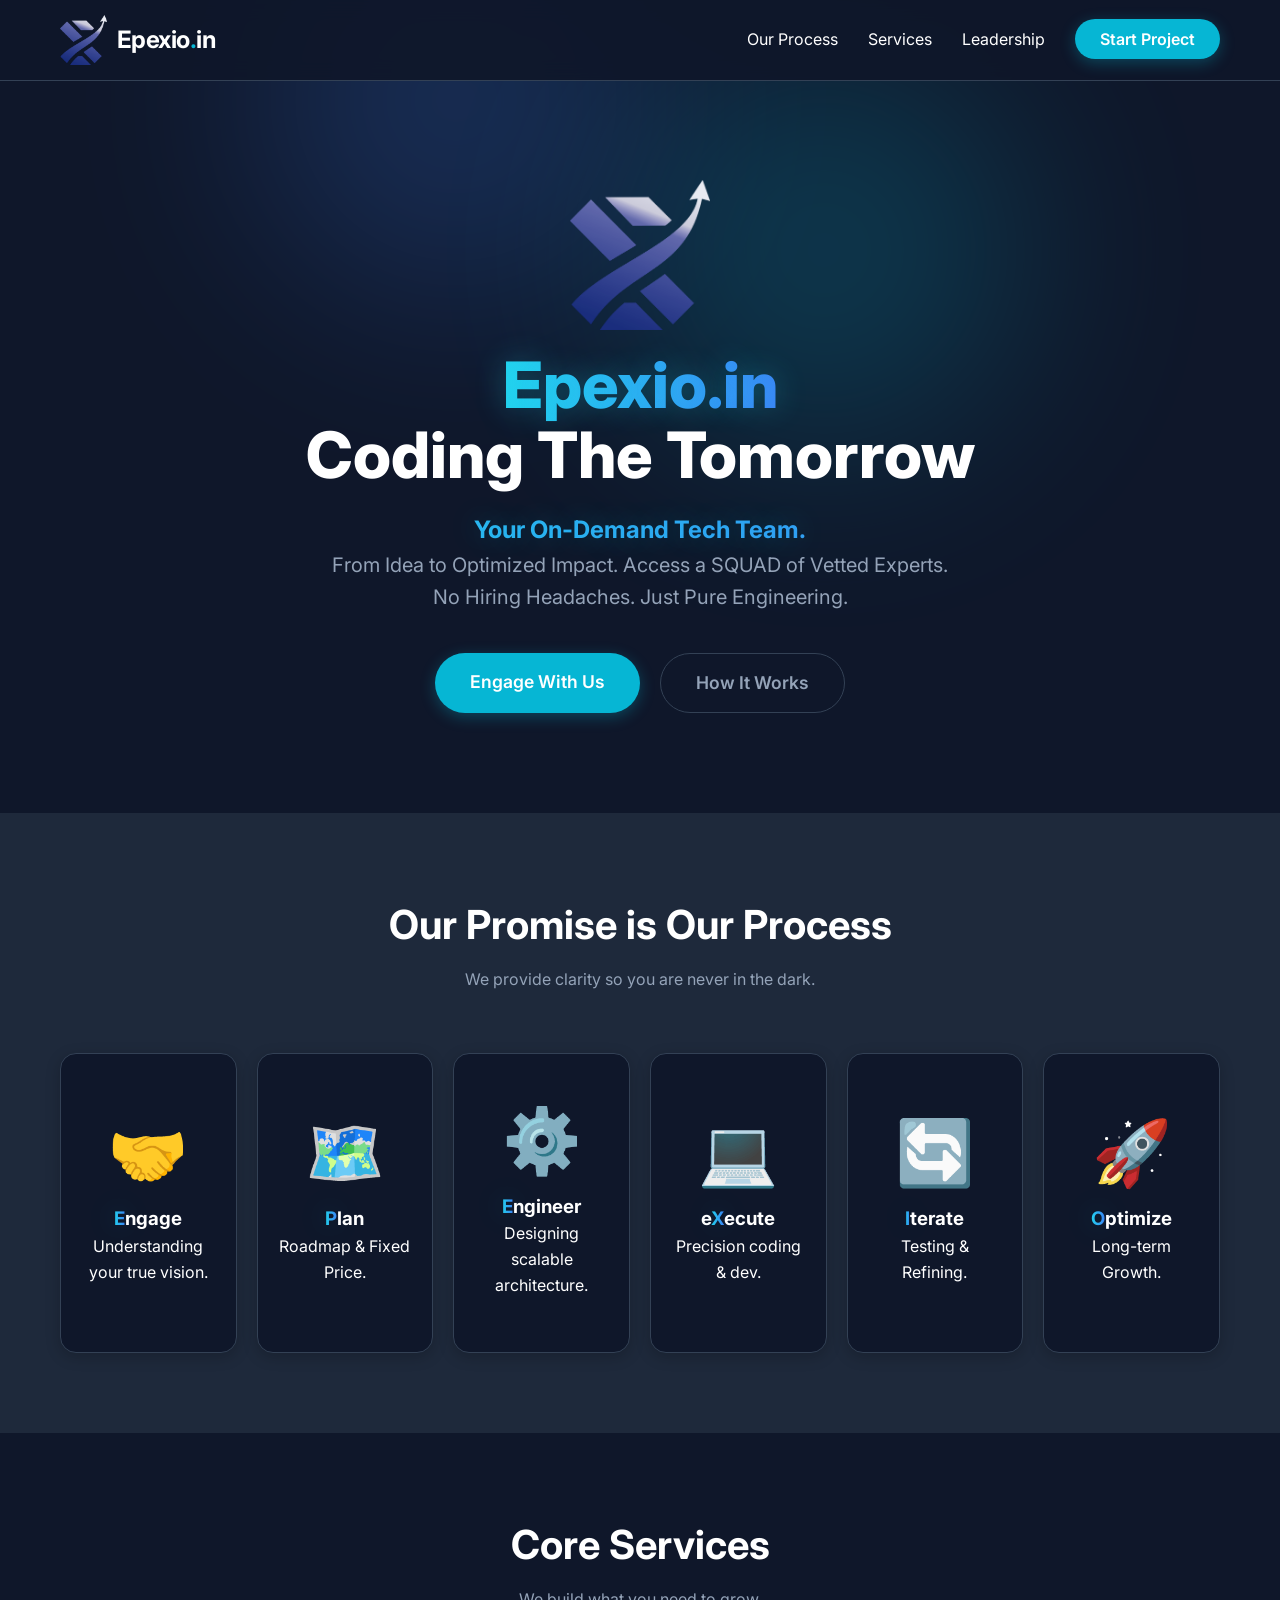
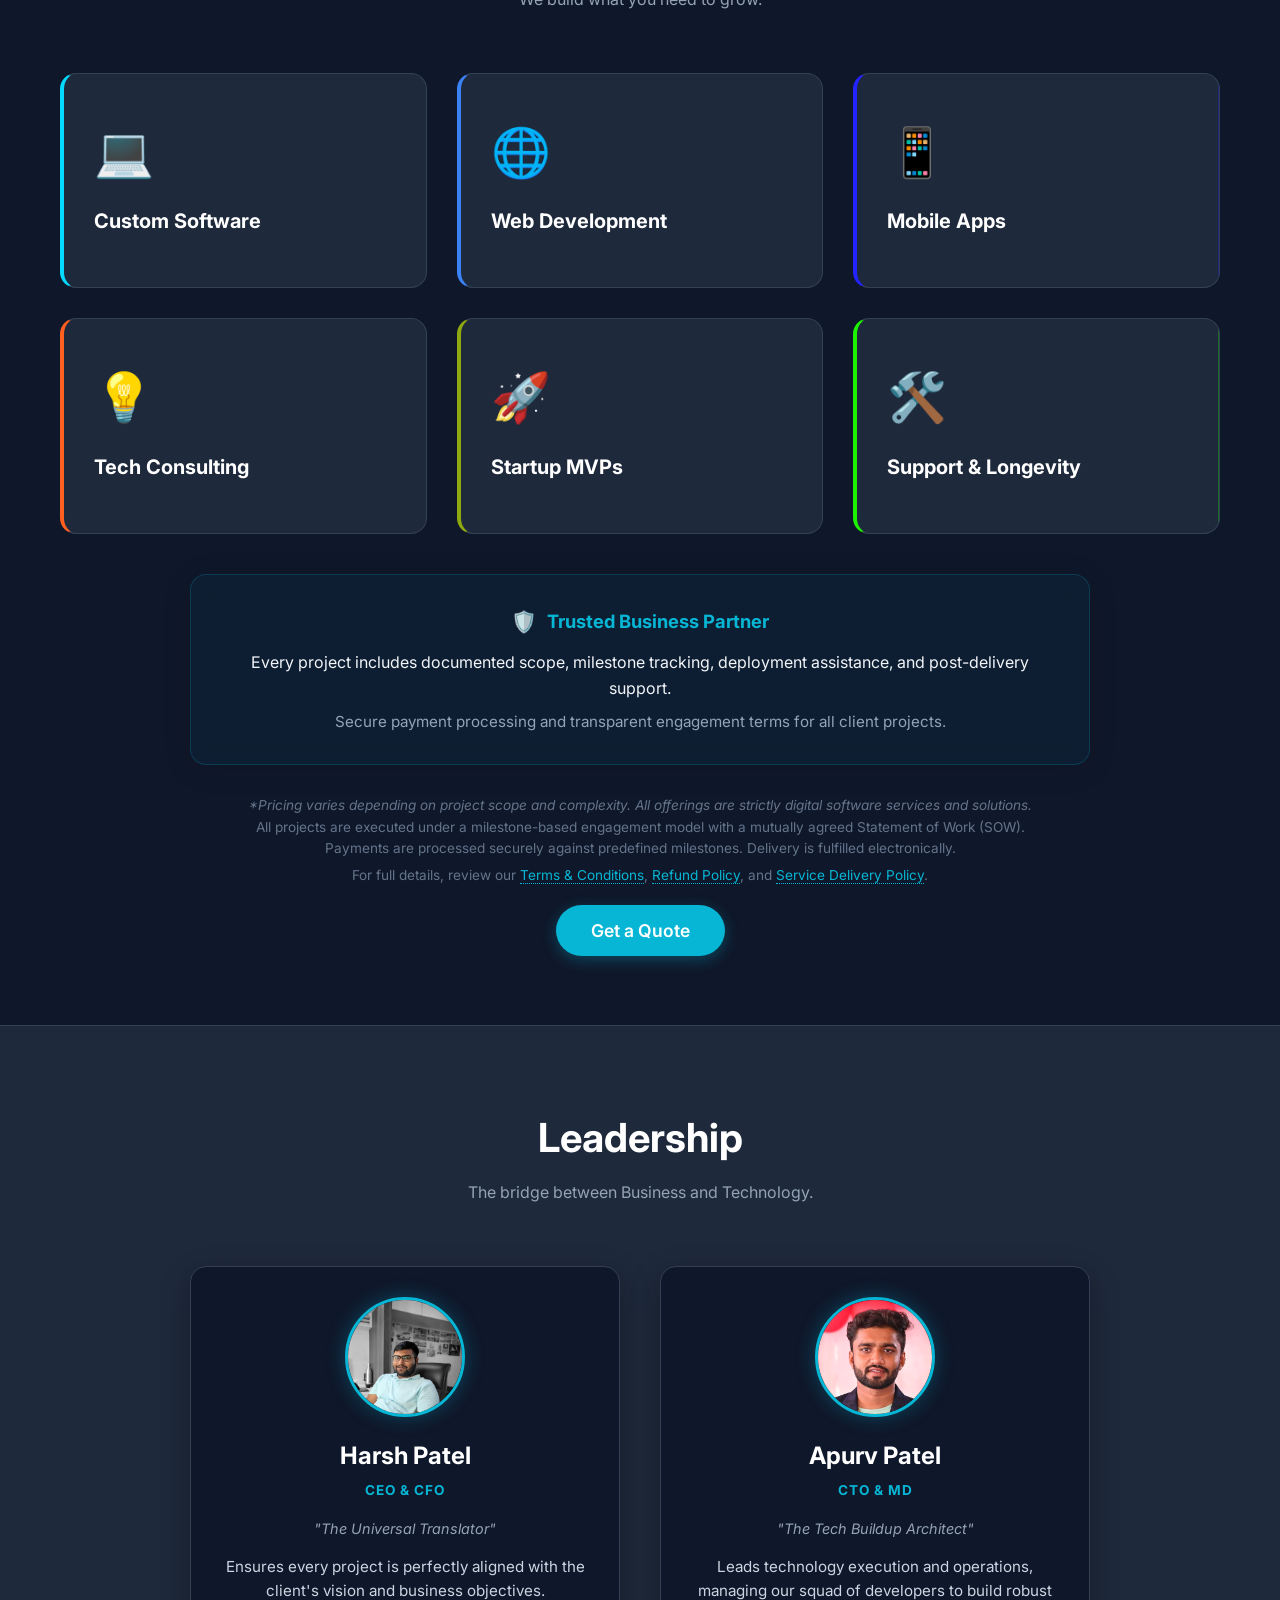
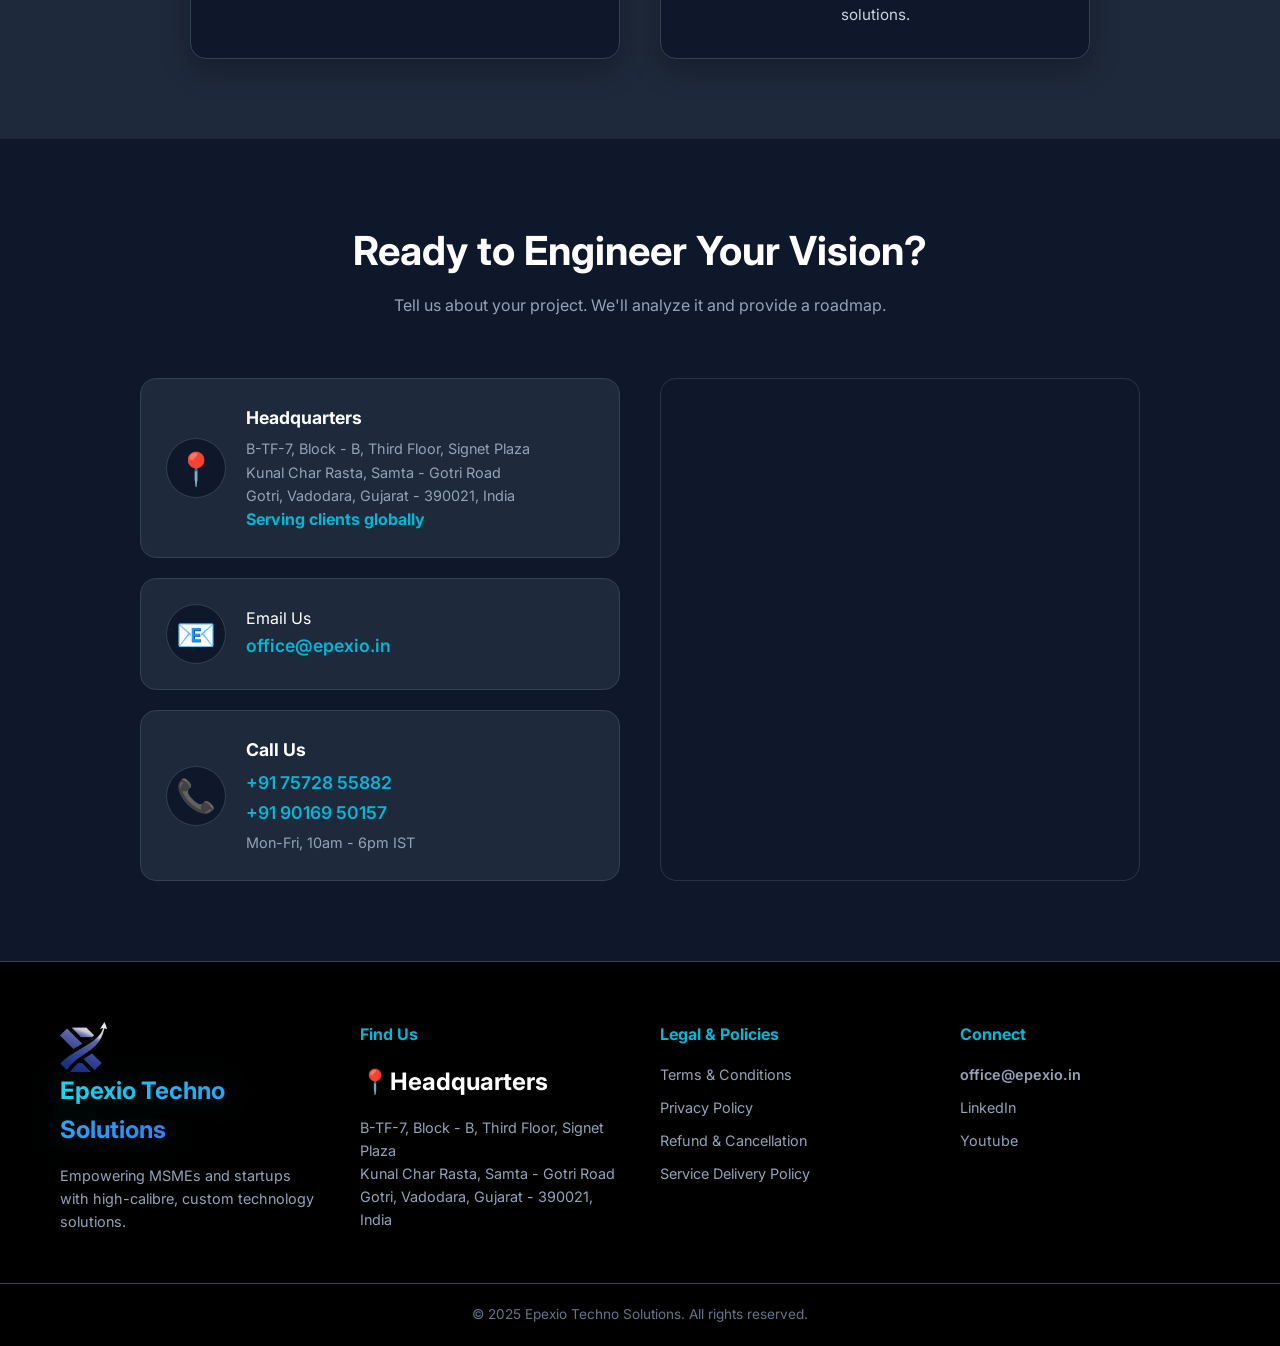
<file: index.html>
<!DOCTYPE html>
<html lang="en">

<head>
  <meta charset="UTF-8" />
  <meta name="viewport" content="width=device-width, initial-scale=1.0" />
  <title>Custom Software & Web Development | Epexio Techno Solutions</title>
  <meta name="description"
    content="Epexio Techno Solutions offers high-quality custom software, web development, and mobile app services for MSMEs and startups. Get your fixed-price quote today." />

  <!-- Canonical -->
  <link rel="canonical" href="https://epexio.in/" />

  <!-- Open Graph / Social -->
  <meta property="og:type" content="website" />
  <meta property="og:url" content="https://epexio.in/" />
  <meta property="og:title" content="Custom Software & Web Development | Epexio Techno Solutions" />
  <meta property="og:description"
    content="Epexio Techno Solutions offers high-quality custom software, web development, and mobile app services for MSMEs and startups." />
  <meta property="og:image" content="https://epexio.in/Image/logo.png" />
  <link rel="icon" type="image/png" href="Image/logo.png" />
  <link rel="stylesheet" href="style.css" />
  <link href="https://fonts.googleapis.com/css2?family=Inter:wght@300;400;600;700&display=swap" rel="stylesheet" />
</head>

<body>
  <nav class="navbar">
    <div class="container nav-container">
      <div class="logo">
        <img src="Image/logo.png" alt="Epexio Logo" style="height: 50px; width: auto" />
        <span class="logo-text">Epexio<span class="accent">.</span><span class="logo-text">in</span></span>
      </div>
      <ul class="nav-links">
        <li><a href="#process">Our Process</a></li>
        <li><a href="#services">Services</a></li>
        <li><a href="#leadership">Leadership</a></li>
        <!-- <li><a href="Quick_Tools/" class="btn-primary">Quick Tools</a></li> -->
        <li><a href="quote.html" class="btn-primary">Start Project</a></li>
      </ul>
      <div class="hamburger">☰</div>
    </div>
  </nav>

  <section class="hero">
    <div class="background-glow glow-1"></div>
    <div class="background-glow glow-2"></div>
    <div class="logo" style="justify-content: center; margin-bottom: 20px">
      <img src="Image/logo.png" alt="Epexio Logo" style="height: 150px; width: auto" />
    </div>
    <div class="container hero-content">
      <h1>
        <span class="neon-text">Epexio.in</span><br />
        Coding The Tomorrow <br />
      </h1>
      <h2 class="neon-text">Your On-Demand Tech Team.</h2>
      <p class="hero-sub">
        From Idea to Optimized Impact. Access a SQUAD of Vetted Experts.
        <br />
        No Hiring Headaches. Just Pure Engineering.
      </p>
      <div class="hero-buttons">
        <a href="#contact" class="btn-primary btn-large">Engage With Us</a>
        <a href="#process" class="btn-secondary btn-large">How It Works</a>
      </div>
    </div>
  </section>

  <section id="process" class="section-padding bg-light">
    <div class="container">
      <div class="section-header">
        <h2>Our Promise is Our Process</h2>
        <p>We provide clarity so you are never in the dark.</p>
      </div>

      <div class="process-grid">
        <div class="flip-card">
          <div class="flip-card-inner">
            <div class="flip-card-front card">
              <div class="icon">🤝</div>
              <h3><span class="neon-text">E</span>ngage</h3>
              <p>Understanding your true vision.</p>
            </div>
            <div class="flip-card-back card">
              <h3>The Foundation</h3>
              <p>
                We dive deep into your business goals, target audience, and
                pain points to ensure our tech aligns perfectly with your
                strategy.
              </p>
            </div>
          </div>
        </div>

        <div class="flip-card">
          <div class="flip-card-inner">
            <div class="flip-card-front card">
              <div class="icon">🗺️</div>
              <h3><span class="neon-text">P</span>lan</h3>
              <p>Roadmap & Fixed Price.</p>
            </div>
            <div class="flip-card-back card">
              <h3>No Surprises</h3>
              <p>
                We deliver a detailed project roadmap, a strict timeline, and
                a guaranteed fixed-price quote. What we quote is what you pay.
              </p>
            </div>
          </div>
        </div>

        <div class="flip-card">
          <div class="flip-card-inner">
            <div class="flip-card-front card">
              <div class="icon">⚙️</div>
              <h3><span class="neon-text">E</span>ngineer</h3>
              <p>Designing scalable architecture.</p>
            </div>
            <div class="flip-card-back card">
              <h3>Built to Scale</h3>
              <p>
                Our architects design a secure, efficient database and system
                structure that can handle your growth from day one.
              </p>
            </div>
          </div>
        </div>

        <div class="flip-card">
          <div class="flip-card-inner">
            <div class="flip-card-front card">
              <div class="icon">💻</div>
              <h3>e<span class="neon-text">X</span>ecute</h3>
              <p>Precision coding & dev.</p>
            </div>
            <div class="flip-card-back card">
              <h3>Agile Squads</h3>
              <p>
                Your dedicated squad builds the solution using clean, modern
                code standards, with regular updates so you are never in the
                dark.
              </p>
            </div>
          </div>
        </div>

        <div class="flip-card">
          <div class="flip-card-inner">
            <div class="flip-card-front card">
              <div class="icon">🔄</div>
              <h3><span class="neon-text">I</span>terate</h3>
              <p>Testing & Refining.</p>
            </div>
            <div class="flip-card-back card">
              <h3>Perfectionism</h3>
              <p>
                We rigorously test for bugs, gather your feedback, and refine
                the user experience until the product is seamless.
              </p>
            </div>
          </div>
        </div>

        <div class="flip-card">
          <div class="flip-card-inner">
            <div class="flip-card-front card">
              <div class="icon">🚀</div>
              <h3><span class="neon-text">O</span>ptimize</h3>
              <p>Long-term Growth.</p>
            </div>
            <div class="flip-card-back card">
              <h3>Partner for Life</h3>
              <p>
                Launch is just the start. We provide ongoing support, security
                updates, and feature additions to keep you ahead of the curve.
              </p>
            </div>
          </div>
        </div>
      </div>
    </div>
  </section>

  <section id="services" class="section-padding">
    <div class="container">
      <div class="section-header">
        <h2>Core Services</h2>
        <p>We build what you need to grow.</p>
      </div>
      <div class="services-grid">
        <div class="card service-card" style="--card-color: #04d9ff">
          <div class="service-content">
            <div class="icon">💻</div>
            <h3>Custom Software</h3>
            <p>
              <span style="color: rgba(255,255,255,0.95); font-weight: 700; font-size: 0.85rem; letter-spacing: 0.5px;">Bespoke Portals • Internal Systems • Automation</span><br>
              We build tailored software applications designed specifically to streamline your unique business operations. From complex internal management systems to custom operational tools, our solutions are engineered for maximum scalability, robust security, and seamless integration with your existing workflows.<br><br>
              ✓ Requirement Analysis & Architecture<br>
              ✓ Secure API Integrations<br>
              ✓ QA Testing & UAT<br>
              ✓ Post-Deployment Support<br><br>
              <strong>Timeline:</strong> 4-12 weeks<br>
              <em style="color: rgba(255,255,255,0.8); font-size: 0.8rem; line-height: 1.3; display: block; margin-top: 5px;">Built with scalable architecture and secure deployment standards.</em>
            </p>
            <div class="service-price">Starting from ₹25,000</div>
          </div>
        </div>

        <div class="card service-card" style="--card-color: #3b82f6">
          <div class="service-content">
            <div class="icon">🌐</div>
            <h3>Web Development</h3>
            <p>
              <span style="color: rgba(255,255,255,0.95); font-weight: 700; font-size: 0.85rem; letter-spacing: 0.5px;">Business Websites • Admin Panels • Portals</span><br>
              Establish a powerful digital presence with our high-performance web development services. We create stunning, responsive corporate websites and secure portals that are highly optimized for speed, search engine visibility, and maximizing your business conversions.<br><br>
              ✓ UI/UX Prototyping<br>
              ✓ Frontend & Backend Dev<br>
              ✓ SEO & Performance Tuning<br>
              ✓ SSL & Data Security Setup<br><br>
              <strong>Timeline:</strong> 2-8 weeks<br>
              <em style="color: rgba(255,255,255,0.8); font-size: 0.8rem; line-height: 1.3; display: block; margin-top: 5px;">Optimized for performance, SEO visibility, and business conversions.</em>
            </p>
            <div class="service-price">Starting from ₹15,000</div>
          </div>
        </div>

        <div class="card service-card" style="--card-color: #2323ff">
          <div class="service-content">
            <div class="icon">📱</div>
            <h3>Mobile Apps</h3>
            <p>
              <span style="color: rgba(255,255,255,0.95); font-weight: 700; font-size: 0.85rem; letter-spacing: 0.5px;">Android • iOS • Hybrid Applications</span><br>
              Engage your audience on the go with custom-built mobile applications. Our development team focuses on intuitive user interfaces, fluid animations, and rock-solid backend architectures to deliver mobile experiences that drive user retention and continuous engagement.<br><br>
              ✓ Wireframing & Design<br>
              ✓ Native/Hybrid Dev<br>
              ✓ App Store Deployment<br>
              ✓ Push Notifications & Analytics<br><br>
              <strong>Timeline:</strong> 6-16 weeks<br>
              <em style="color: rgba(255,255,255,0.8); font-size: 0.8rem; line-height: 1.3; display: block; margin-top: 5px;">Designed for scalability, user engagement, and long-term maintainability.</em>
            </p>
            <div class="service-price">Starting from ₹45,000</div>
          </div>
        </div>

        <div class="card service-card" style="--card-color: #ff5f1f">
          <div class="service-content">
            <div class="icon">💡</div>
            <h3>Tech Consulting</h3>
            <p>
              <span style="color: rgba(255,255,255,0.95); font-weight: 700; font-size: 0.85rem; letter-spacing: 0.5px;">Infrastructure • Cost Optimization • Audits</span><br>
              Navigate the complex digital landscape with our strategic IT consulting. We partner with you to conduct in-depth architecture audits, plan cost-effective cloud migrations, and select the perfect technology stacks to ensure your business makes confident, future-proof decisions.<br><br>
              ✓ System Architecture Audits<br>
              ✓ Cloud Migration Strategy<br>
              ✓ Tech Stack Selection<br>
              ✓ Feasibility & Roadmaps<br><br>
              <strong>Engagement:</strong> Hourly or Retainer<br>
              <em style="color: rgba(255,255,255,0.8); font-size: 0.8rem; line-height: 1.3; display: block; margin-top: 5px;">Helping businesses make confident technology decisions.</em>
            </p>
            <div class="service-price">Starting from ₹5,000</div>
          </div>
        </div>

        <div class="card service-card" style="--card-color: #8eaa10">
          <div class="service-content">
            <div class="icon">🚀</div>
            <h3>Startup MVPs</h3>
            <p>
              <span style="color: rgba(255,255,255,0.95); font-weight: 700; font-size: 0.85rem; letter-spacing: 0.5px;">Founder-focused rapid launch solutions</span><br>
              Transform your innovative concepts into reality with our rapid MVP development program. We focus on building the absolute core features necessary to deliver a functional, investor-ready product that allows founders to test their hypotheses quickly.<br><br>
              ✓ Core Feature Prioritization<br>
              ✓ Rapid Prototyping<br>
              ✓ Scalable MVP Architecture<br>
              ✓ Investor-Ready Demos<br><br>
              <strong>Timeline:</strong> 4-8 weeks<br>
              <em style="color: rgba(255,255,255,0.8); font-size: 0.8rem; line-height: 1.3; display: block; margin-top: 5px;">Built to validate ideas quickly while remaining investor-ready.</em>
            </p>
            <div class="service-price">Starting from ₹35,000</div>
          </div>
        </div>

        <div class="card service-card" style="--card-color: #1df301">
          <div class="service-content">
            <div class="icon">🛠️</div>
            <h3>Support & Longevity</h3>
            <p>
              <span style="color: rgba(255,255,255,0.95); font-weight: 700; font-size: 0.85rem; letter-spacing: 0.5px;">Dedicated technical assistance</span><br>
              Ensure your digital assets remain secure and highly performant with our comprehensive support packages. We provide proactive monitoring, immediate bug resolutions, regular version upgrades, and dedicated assistance to guarantee uninterrupted business operations.<br><br>
              ✓ 24/7 Monitoring & Backups<br>
              ✓ Version Upgrades & Patches<br>
              ✓ Bug Fixes & Optimization<br>
              ✓ Dedicated Account Manager<br><br>
              <strong>Engagement:</strong> Monthly SLAs<br>
              <em style="color: rgba(255,255,255,0.8); font-size: 0.8rem; line-height: 1.3; display: block; margin-top: 5px;">Ensuring stability, security, and uninterrupted business operations.</em>
            </p>
            <div class="service-price">Starting from ₹3,000/mo</div>
          </div>
        </div>
      </div>
      
      <div style="background: rgba(6, 182, 212, 0.05); border: 1px solid rgba(6, 182, 212, 0.2); backdrop-filter: blur(10px); border-radius: 16px; padding: 30px; margin: 40px auto 30px auto; max-width: 900px; text-align: center; box-shadow: 0 4px 30px rgba(0, 0, 0, 0.1);">
        <h4 style="color: #06b6d4; font-size: 1.15rem; margin-bottom: 12px; display: flex; align-items: center; justify-content: center; gap: 10px;">
          <span style="font-size: 1.3rem;">🛡️</span> Trusted Business Partner
        </h4>
        <p style="color: #f1f5f9; font-size: 1rem; line-height: 1.6; margin-bottom: 8px;">
          Every project includes documented scope, milestone tracking, deployment assistance, and post-delivery support.
        </p>
        <p style="color: #94a3b8; font-size: 0.95rem;">
          Secure payment processing and transparent engagement terms for all client projects.
        </p>
      </div>

      <div style="text-align: center; margin-top: 20px; font-size: 0.85rem; color: #64748b; line-height: 1.6; max-width: 850px; margin-left: auto; margin-right: auto; padding: 0 15px;">
        <p><em>*Pricing varies depending on project scope and complexity. All offerings are strictly digital software services and solutions.</em></p>
        <p>All projects are executed under a milestone-based engagement model with a mutually agreed Statement of Work (SOW). Payments are processed securely against predefined milestones. Delivery is fulfilled electronically.</p>
        <p style="margin-top: 5px;">For full details, review our <a href="policies.html#terms" style="color: #06b6d4; text-decoration: none; border-bottom: 1px dotted #06b6d4;">Terms & Conditions</a>, <a href="policies.html#refund" style="color: #06b6d4; text-decoration: none; border-bottom: 1px dotted #06b6d4;">Refund Policy</a>, and <a href="policies.html#delivery" style="color: #06b6d4; text-decoration: none; border-bottom: 1px dotted #06b6d4;">Service Delivery Policy</a>.</p>
      </div>

      <div style="text-align: center; margin-top: 30px;">
        <a href="quote.html" class="btn-primary btn-large">Get a Quote</a>
      </div>
    </div>
  </section>

  <section id="leadership" class="section-padding bg-light border-top">
    <div class="container">
      <div class="section-header">
        <h2>Leadership</h2>
        <p>The bridge between Business and Technology.</p>
      </div>
      <div class="leadership-grid">
        <div class="card leader-card">
          <img src="Image/Harsh.jpg" alt="Harsh Patel - CEO & CFO of Epexio" class="leader-photo" />

          <h3>Harsh Patel</h3>
          <span class="role">CEO & CFO</span>
          <p class="leader-title">"The Universal Translator"</p>
          <p class="leader-desc">
            Ensures every project is perfectly aligned with the client's
            vision and business objectives.
          </p>
        </div>

        <div class="card leader-card">
          <img src="Image/Apurv.jpg" alt="Apurv Patel - CTO & MD of Epexio" class="leader-photo" />

          <h3>Apurv Patel</h3>
          <span class="role">CTO & MD</span>
          <p class="leader-title">"The Tech Buildup Architect"</p>
          <p class="leader-desc">
            Leads technology execution and operations, managing our squad of
            developers to build robust solutions.
          </p>
        </div>
      </div>
    </div>
  </section>

  <section id="inquiry" class="section-padding">
    <div class="container">
      <div class="section-header">
        <h2>Ready to Engineer Your Vision?</h2>
        <p>
          Tell us about your project. We'll analyze it and provide a roadmap.
        </p>
      </div>

      <div class="contact-wrapper">
        <div class="contact-grid">
          <div class="contact-details">
            <div class="contact-card">
              <div class="contact-icon">📍</div>
              <div class="contact-text">
                <h3>Headquarters</h3>
                <p> B-TF-7, Block - B, Third Floor, Signet Plaza<br />
                  Kunal Char Rasta, Samta - Gotri Road<br />
                  Gotri, Vadodara, Gujarat - 390021, India</p>
                <span class="sub-text" style="font-size: 16px; font-weight: 700; color: #06b6d4;">Serving clients
                  globally</span>
              </div>
            </div>

            <div class="contact-card">
              <div class="contact-icon">📧</div>
              <div class="contact-text">
                <h3">Email Us</h3>
                  <a href="mailto:office@epexio.in" class="contact-link">office@epexio.in</a>
              </div>
            </div>

            <div class="contact-card">
              <div class="contact-icon">📞</div>
              <div class="contact-text">
                <h3>Call Us</h3>
                <a href="tel:+917527855882" class="contact-link">+91 75728 55882</a>
                <a href="tel:+919016950157" class="contact-link">+91 90169 50157</a>
                <span class="sub-text">Mon-Fri, 10am - 6pm IST</span>
              </div>
            </div>
          </div>

          <div class="map-container">
            <iframe
              src="https://www.google.com/maps/embed?pb=!1m18!1m12!1m3!1d3690.861909107915!2d73.141487!3d22.3210617!2m3!1f0!2f0!3f0!3m2!1i1024!2i768!4f13.1!3m3!1m2!1s0x395fc9a02a4df953%3A0x6931e067de3a0320!2sEpexio%20Techno%20Solutions!5e0!3m2!1sen!2sin!4v1765628759080!5m2!1sen!2sin"
              width="100%" height="100%" style="border: 0" allowfullscreen="" loading="lazy"
              referrerpolicy="no-referrer-when-downgrade">
            </iframe>
          </div>
        </div>
      </div>
    </div>
  </section>

  <footer id="contact">
    <div class="container footer-grid">
      <div class="footer-col">
        <div class="logo">
          <img src="Image/logo.png" alt="Epexio Logo" style="height: 50px; width: auto" />
        </div>
        <h3><span class="neon-text">Epexio Techno Solutions</span></h3>
        <p>
          Empowering MSMEs and startups with high-calibre, custom technology
          solutions.
        </p>
      </div>
      <div class="footer-col">
        <h4>Find Us</h4>

        <h3>📍Headquarters</h3>
        <p>
          B-TF-7, Block - B, Third Floor, Signet Plaza<br />
          Kunal Char Rasta, Samta - Gotri Road<br />
          Gotri, Vadodara, Gujarat - 390021, India
        </p>
      </div>
      <div class="footer-col">
        <h4>Legal & Policies</h4>
        <a href="policies.html#terms">Terms & Conditions</a>
        <a href="policies.html#privacy">Privacy Policy</a>
        <a href="policies.html#refund">Refund & Cancellation</a>
        <a href="policies.html#delivery">Service Delivery Policy</a>
      </div>
      <div class="footer-col">
        <h4>Connect</h4>
        <a href="mailto:office@epexio.in" class="contact-link">office@epexio.in</a>
        <a href="https://www.linkedin.com/company/epexio-techno-solutions/">LinkedIn</a>
        <a href="https://www.youtube.com/@EpexioTechnoSolution">Youtube</a>
      </div>
    </div>
    <div class="copyright">
      &copy; 2025 Epexio Techno Solutions. All rights reserved.
    </div>
  </footer>
  <script>
    document.addEventListener("DOMContentLoaded", function() {
      const hamburger = document.querySelector('.hamburger');
      const navLinks = document.querySelector('.nav-links');
      if (hamburger && navLinks) {
        hamburger.addEventListener('click', () => {
          navLinks.classList.toggle('active');
        });
        navLinks.querySelectorAll('a').forEach(link => {
          link.addEventListener('click', () => {
            navLinks.classList.remove('active');
          });
        });
      }
    });
  </script>
</body>

</html>
</file>
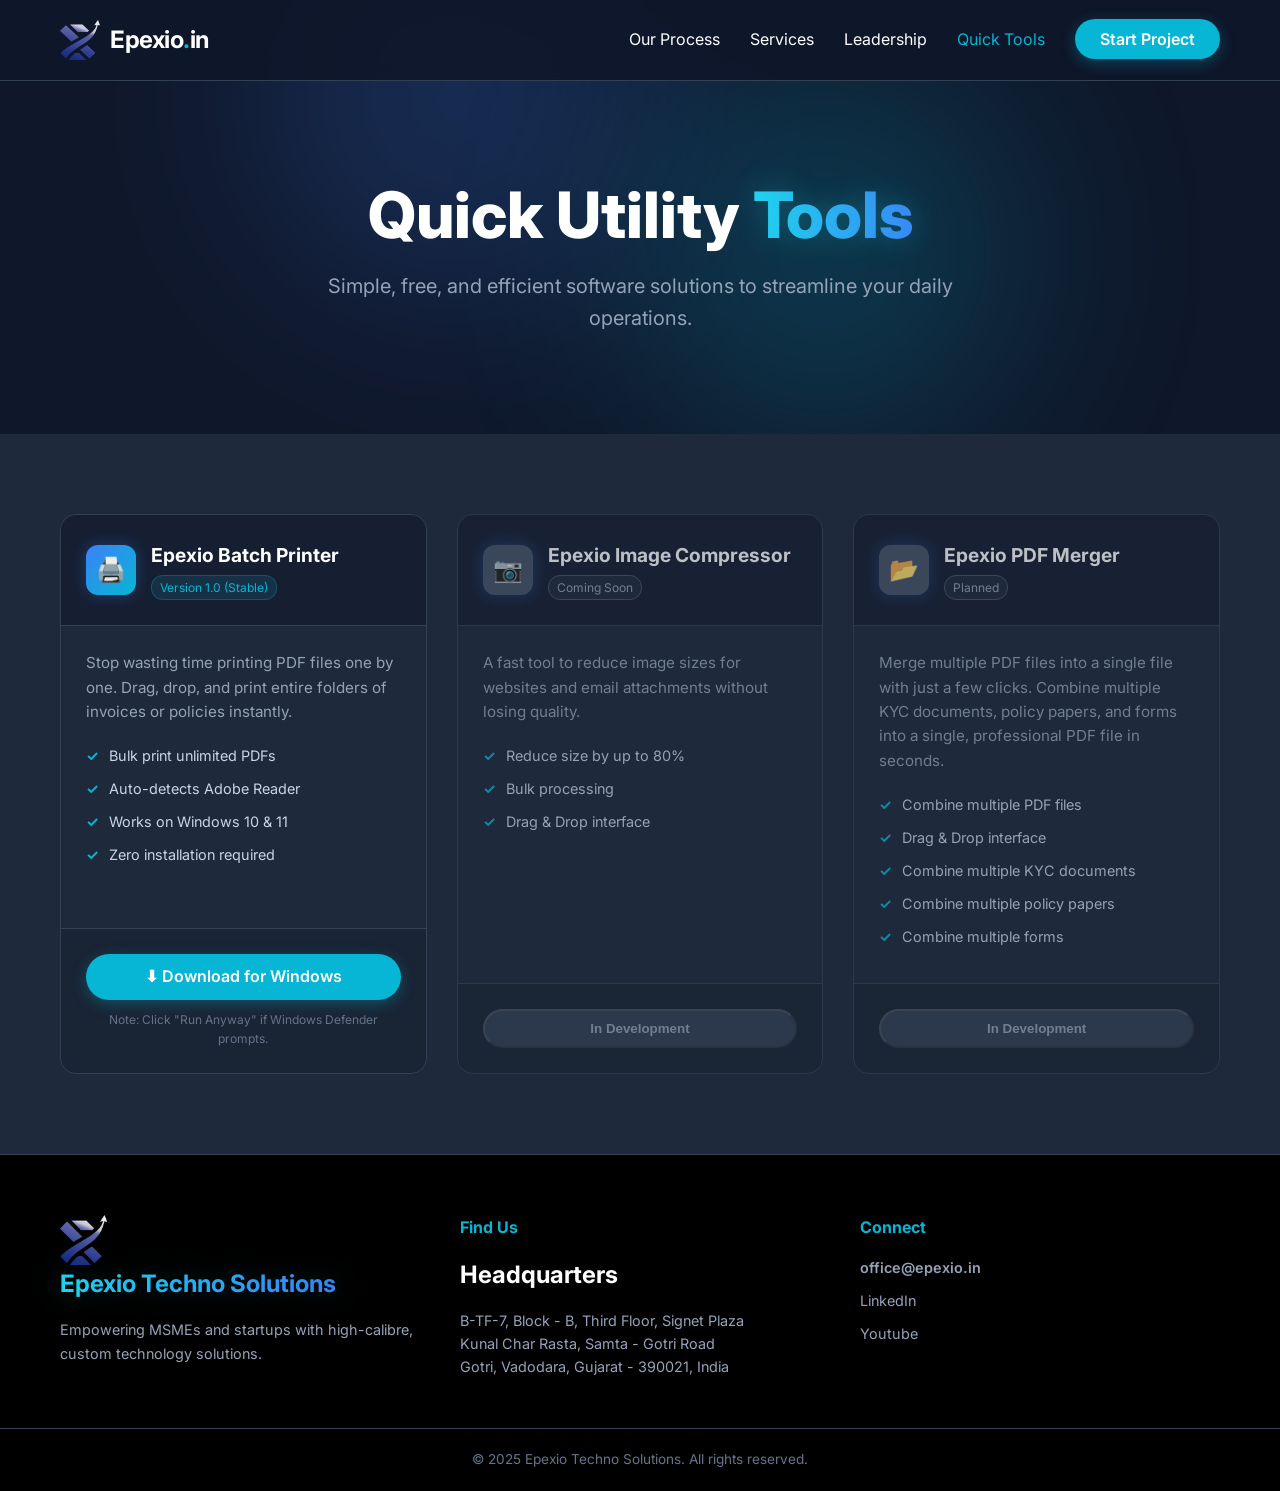
<file: Quick_Tools/index.html>
<!DOCTYPE html>
<html lang="en">
  <head>
    <meta charset="UTF-8" />
    <meta name="viewport" content="width=device-width, initial-scale=1.0" />
    <title>Free PDF Tools & Batch Printer | Epexio Quick Tools</title>
    <meta name="description" content="Download free utility tools like Epexio Batch Printer. Bulk print PDF files, invoices, and policies instantly. No installation required." />

    <!-- Canonical -->
    <link rel="canonical" href="https://epexio.in/Quick_Tools/" />

    <!-- Open Graph / Social -->
    <meta property="og:type" content="website" />
    <meta property="og:url" content="https://epexio.in/Quick_Tools/" />
    <meta property="og:title" content="Free PDF Tools & Batch Printer | Epexio Quick Tools" />
    <meta property="og:description" content="Download free utility tools like Epexio Batch Printer. Bulk print PDF files, invoices, and policies instantly." />
    <meta property="og:image" content="https://epexio.in/Image/logo.png" />
    <link rel="icon" type="image/png" href="../Image/logo.png" />
    <link rel="stylesheet" href="../style.css" />
    <link
      href="https://fonts.googleapis.com/css2?family=Inter:wght@300;400;600;700&display=swap"
      rel="stylesheet"
    />
  </head>
  <body>
    <!-- Navbar (Same as Index) -->
    <nav class="navbar">
      <div class="container nav-container">
        <a href="../index.html" class="logo" style="text-decoration: none;">
          <img
            src="../Image/logo.png"
            alt="Epexio Logo"
            class="logo-icon"
            style="width: 40px; height: 40px; background: none; border-radius: 0;"
          />
          <span class="logo-text" style="color: white;"
            >Epexio<span class="accent">.</span
            ><span class="logo-text">in</span></span
          >
        </a>
        <ul class="nav-links">
          <li><a href="../index.html#process">Our Process</a></li>
          <li><a href="../index.html#services">Services</a></li>
          <li><a href="../index.html#leadership">Leadership</a></li>
          <li><a href="./" class="accent">Quick Tools</a></li>
          <li><a href="../quote.html" class="btn-primary">Start Project</a></li>
        </ul>
        <div class="hamburger">☰</div>
      </div>
    </nav>

    <!-- Hero Section (Adapted) -->
    <section class="hero" style="padding-bottom: 60px;">
      <div class="background-glow glow-1"></div>
      <div class="background-glow glow-2"></div>
      <div class="container hero-content">
        <h1>
          Quick Utility <span class="neon-text">Tools</span>
        </h1>
        <p class="hero-sub">
          Simple, free, and efficient software solutions to streamline your daily operations.
        </p>
      </div>
    </section>

    <!-- Tools Grid Section -->
    <section class="section-padding bg-light">
      <div class="container">
        <div class="tools-grid">
          
          <!-- Tool 1: Batch Printer -->
          <div class="tool-card">
            <div class="tool-header">
              <div class="tool-icon-box">🖨️</div>
              <div class="tool-title">
                <h3>Epexio Batch Printer</h3>
                <span class="version-tag">Version 1.0 (Stable)</span>
              </div>
            </div>
            <div class="tool-body">
              <p>
                Stop wasting time printing PDF files one by one. Drag, drop, and
                print entire folders of invoices or policies instantly.
              </p>
              <ul class="feature-list">
                <li>Bulk print unlimited PDFs</li>
                <li>Auto-detects Adobe Reader</li>
                <li>Works on Windows 10 & 11</li>
                <li>Zero installation required</li>
              </ul>
            </div>
            <div class="tool-footer">
              <a href="../Epexio_Batch_Printer.zip" class="btn-primary btn-full" download>
                ⬇ Download for Windows
              </a>
              <div style="font-size: 0.75rem; color: #64748b; margin-top: 10px">
                Note: Click "Run Anyway" if Windows Defender prompts.
              </div>
            </div>
          </div>

          <!-- Tool 2: Image Compressor -->
          <div class="tool-card" style="opacity: 0.7">
            <div class="tool-header">
              <div class="tool-icon-box" style="background: #475569;">📷</div>
              <div class="tool-title">
                <h3>Epexio Image Compressor</h3>
                <span class="version-tag" style="background: rgba(71, 85, 105, 0.2); color: #94a3b8; border-color: #475569;">Coming Soon</span>
              </div>
            </div>
            <div class="tool-body">
              <p>
                A fast tool to reduce image sizes for websites and email
                attachments without losing quality.
              </p>
              <ul class="feature-list">
                <li>Reduce size by up to 80%</li>
                <li>Bulk processing</li>
                <li>Drag & Drop interface</li>
              </ul>
            </div>
            <div class="tool-footer">
              <button class="btn-primary btn-full btn-disabled" disabled>
                In Development
              </button>
            </div>
          </div>

          <!-- Tool 3: Epexio PDF Merger -->
          <div class="tool-card" style="opacity: 0.7">
            <div class="tool-header">
              <div class="tool-icon-box" style="background: #475569;">📂</div>
              <div class="tool-title">
                <h3>Epexio PDF Merger</h3>
                <span class="version-tag" style="background: rgba(71, 85, 105, 0.2); color: #94a3b8; border-color: #475569;">Planned</span>
              </div>
            </div>
            <div class="tool-body">
              <p>
                Merge multiple PDF files into a single file with just a few clicks. Combine multiple KYC documents, policy papers, and forms into a single, professional PDF file in seconds.
              </p>
              <ul class="feature-list">
                <li>Combine multiple PDF files</li>
                <li>Drag & Drop interface</li>
                <li>Combine multiple KYC documents</li>
                <li>Combine multiple policy papers</li>
                <li>Combine multiple forms</li>
              </ul>
            </div>
            <div class="tool-footer">
              <button class="btn-primary btn-full btn-disabled" disabled>
                In Development
              </button>
            </div>
          </div>

        </div>
      </div>
    </section>

    <!-- Footer (Same as Index) -->
    <footer id="contact">
      <div class="container footer-grid">
        <div class="footer-col">
          <div class="logo">
            <img
              src="../Image/logo.png"
              alt="Epexio Logo"
              style="height: 50px; width: auto"
            />
          </div>
          <h3><span class="neon-text">Epexio Techno Solutions</span></h3>
          <p>
            Empowering MSMEs and startups with high-calibre, custom technology
            solutions.
          </p>
        </div>
        <div class="footer-col">
          <h4>Find Us</h4>
          <h3>Headquarters</h3>
          <p>
            B-TF-7, Block - B, Third Floor, Signet Plaza<br />
            Kunal Char Rasta, Samta - Gotri Road<br />
            Gotri, Vadodara, Gujarat - 390021, India
          </p>
        </div>
        <div class="footer-col">
          <h4>Connect</h4>
          <a href="mailto:office@epexio.in" class="contact-link"
            >office@epexio.in</a
          >
          <a href="https://www.linkedin.com/company/epexio-techno-solutions/"
            >LinkedIn</a
          >
          <a href="https://www.youtube.com/@EpexioTechnoSolution">Youtube</a>
        </div>
      </div>
      <div class="copyright">
        &copy; 2025 Epexio Techno Solutions. All rights reserved.
      </div>
    </footer>
  </body>
</html>
</file>
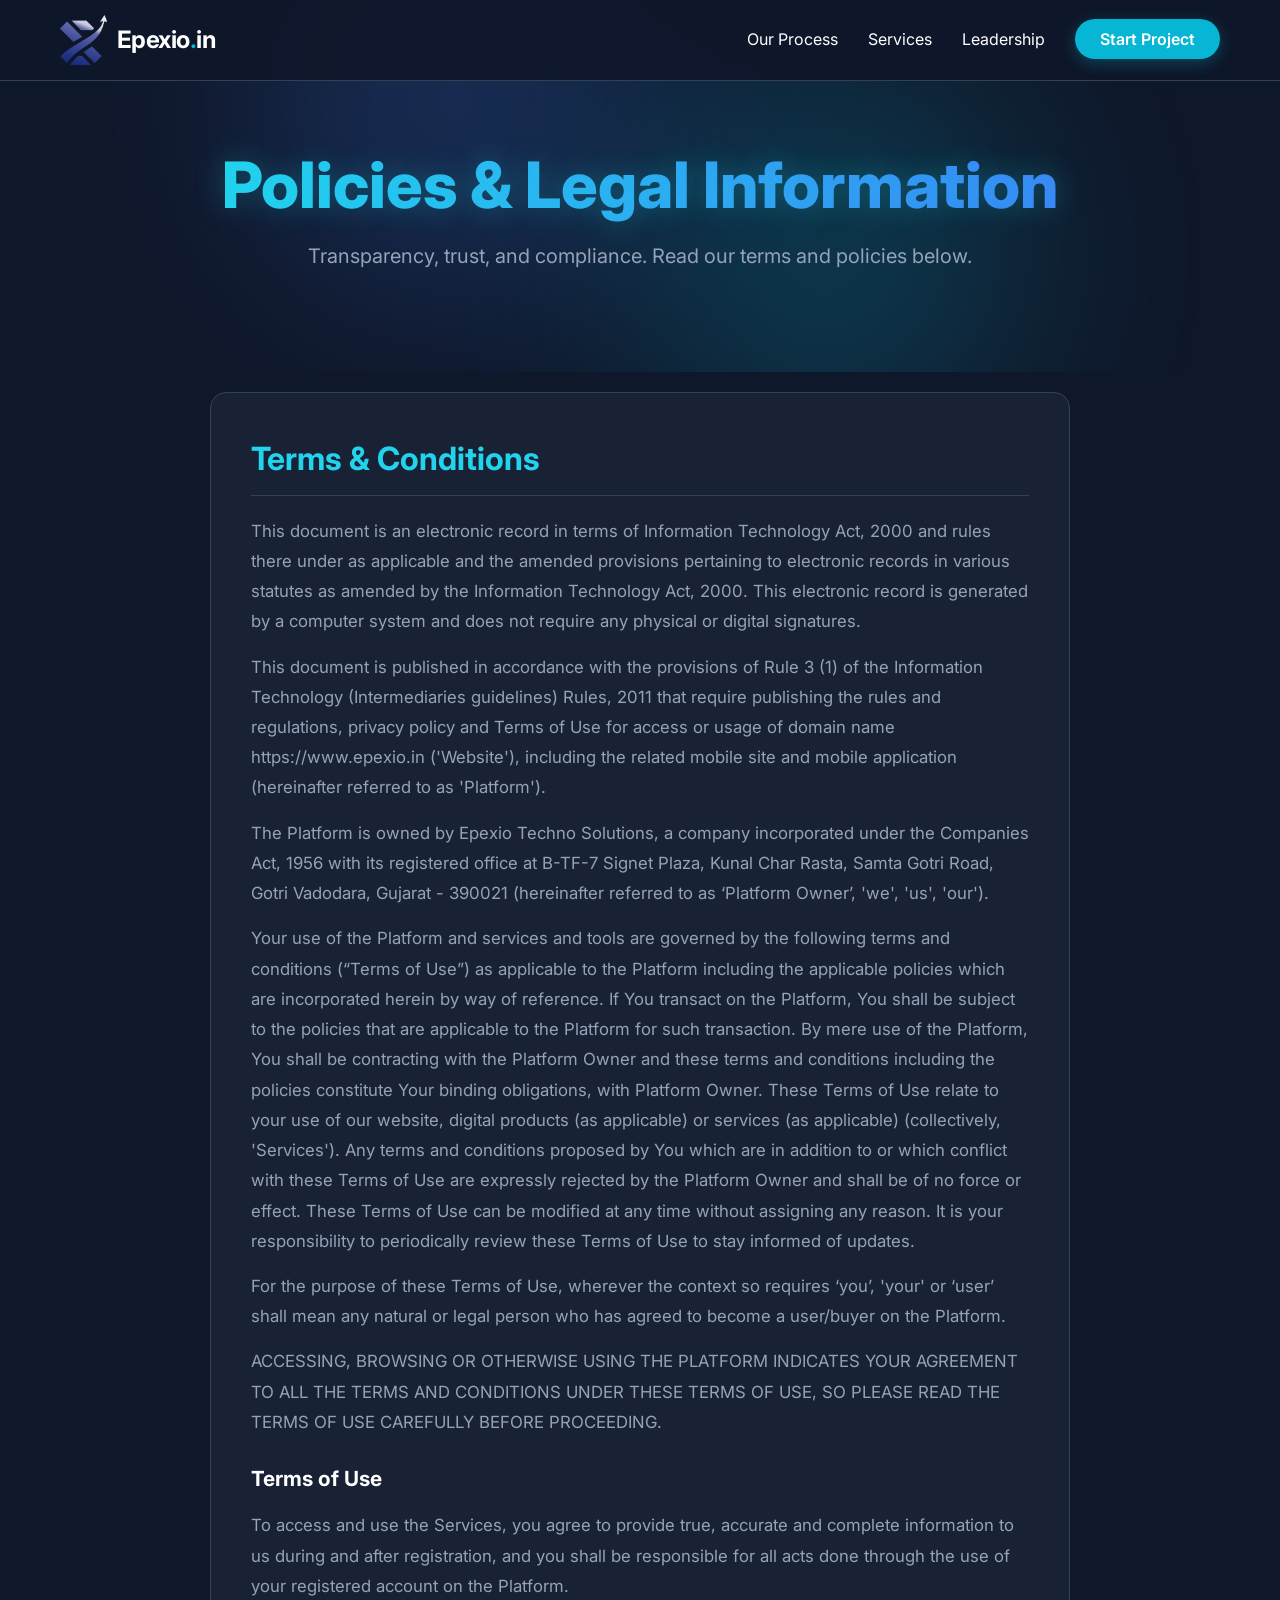
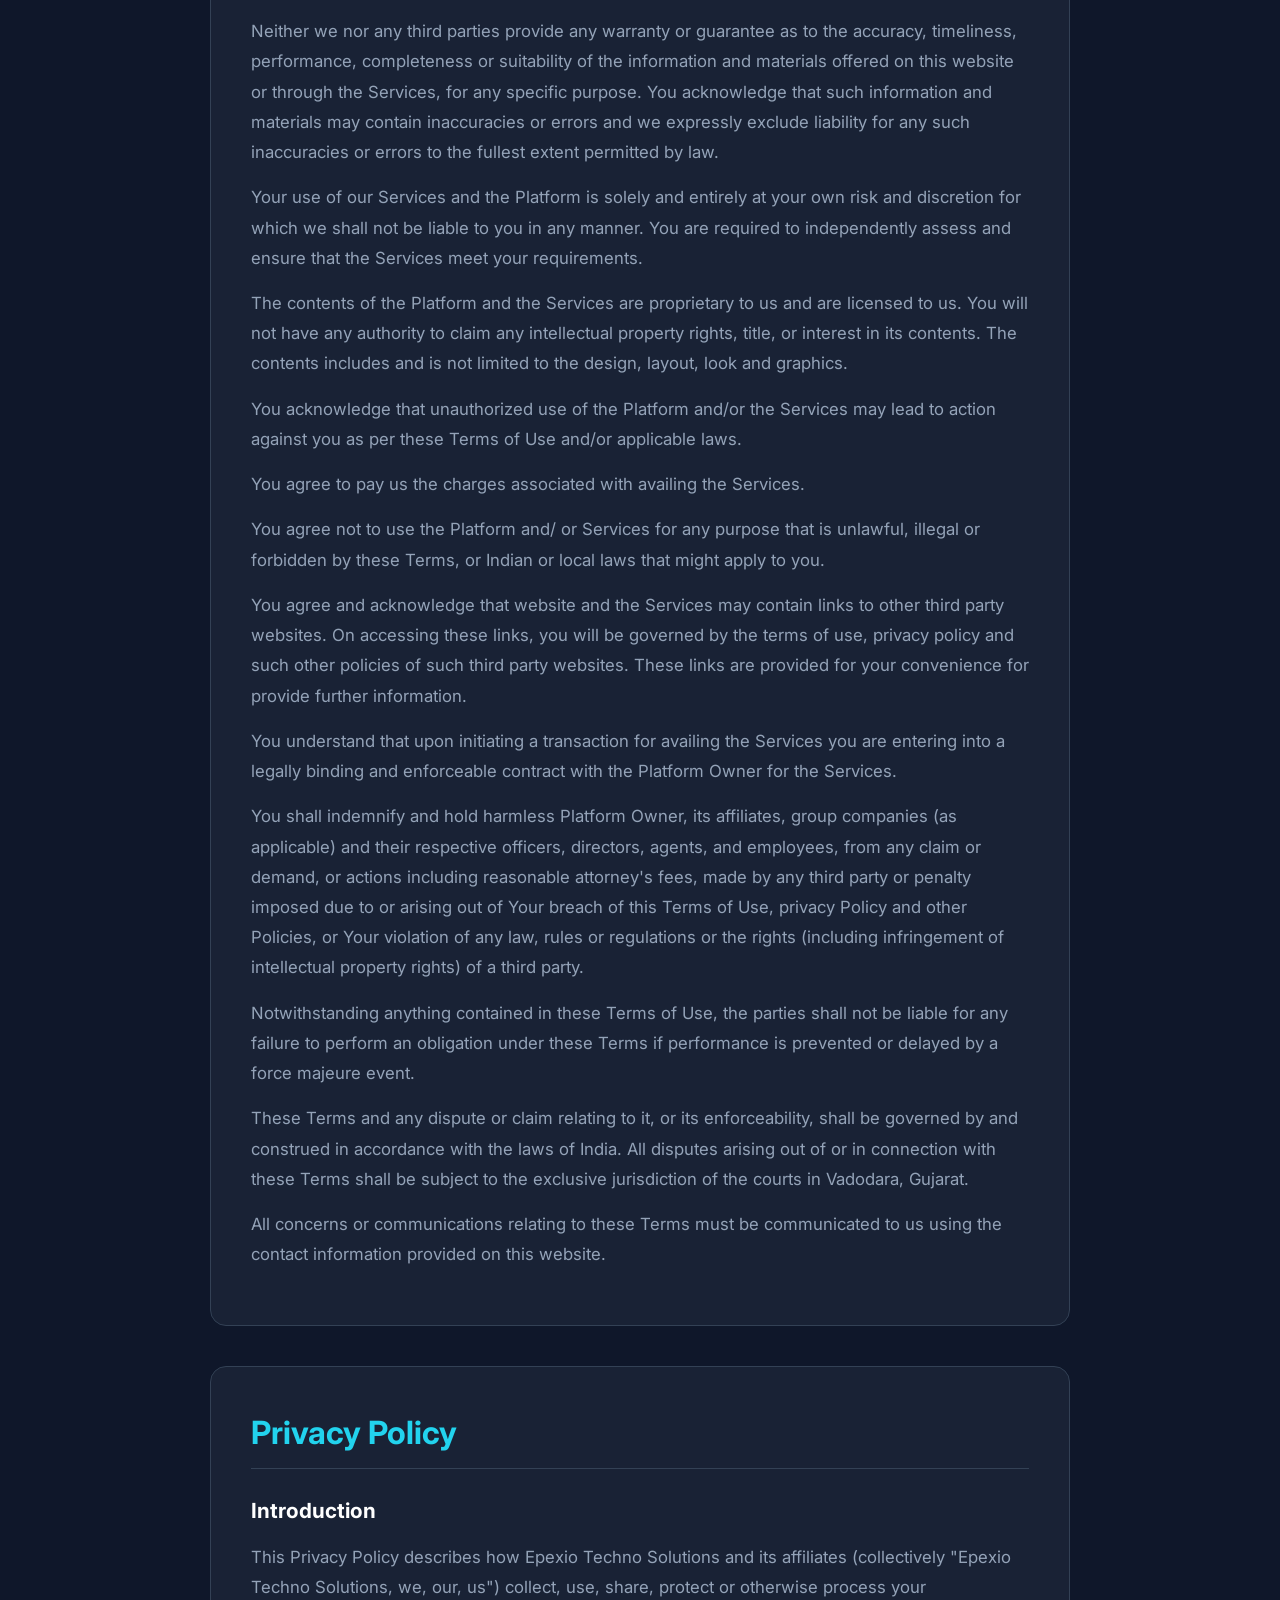
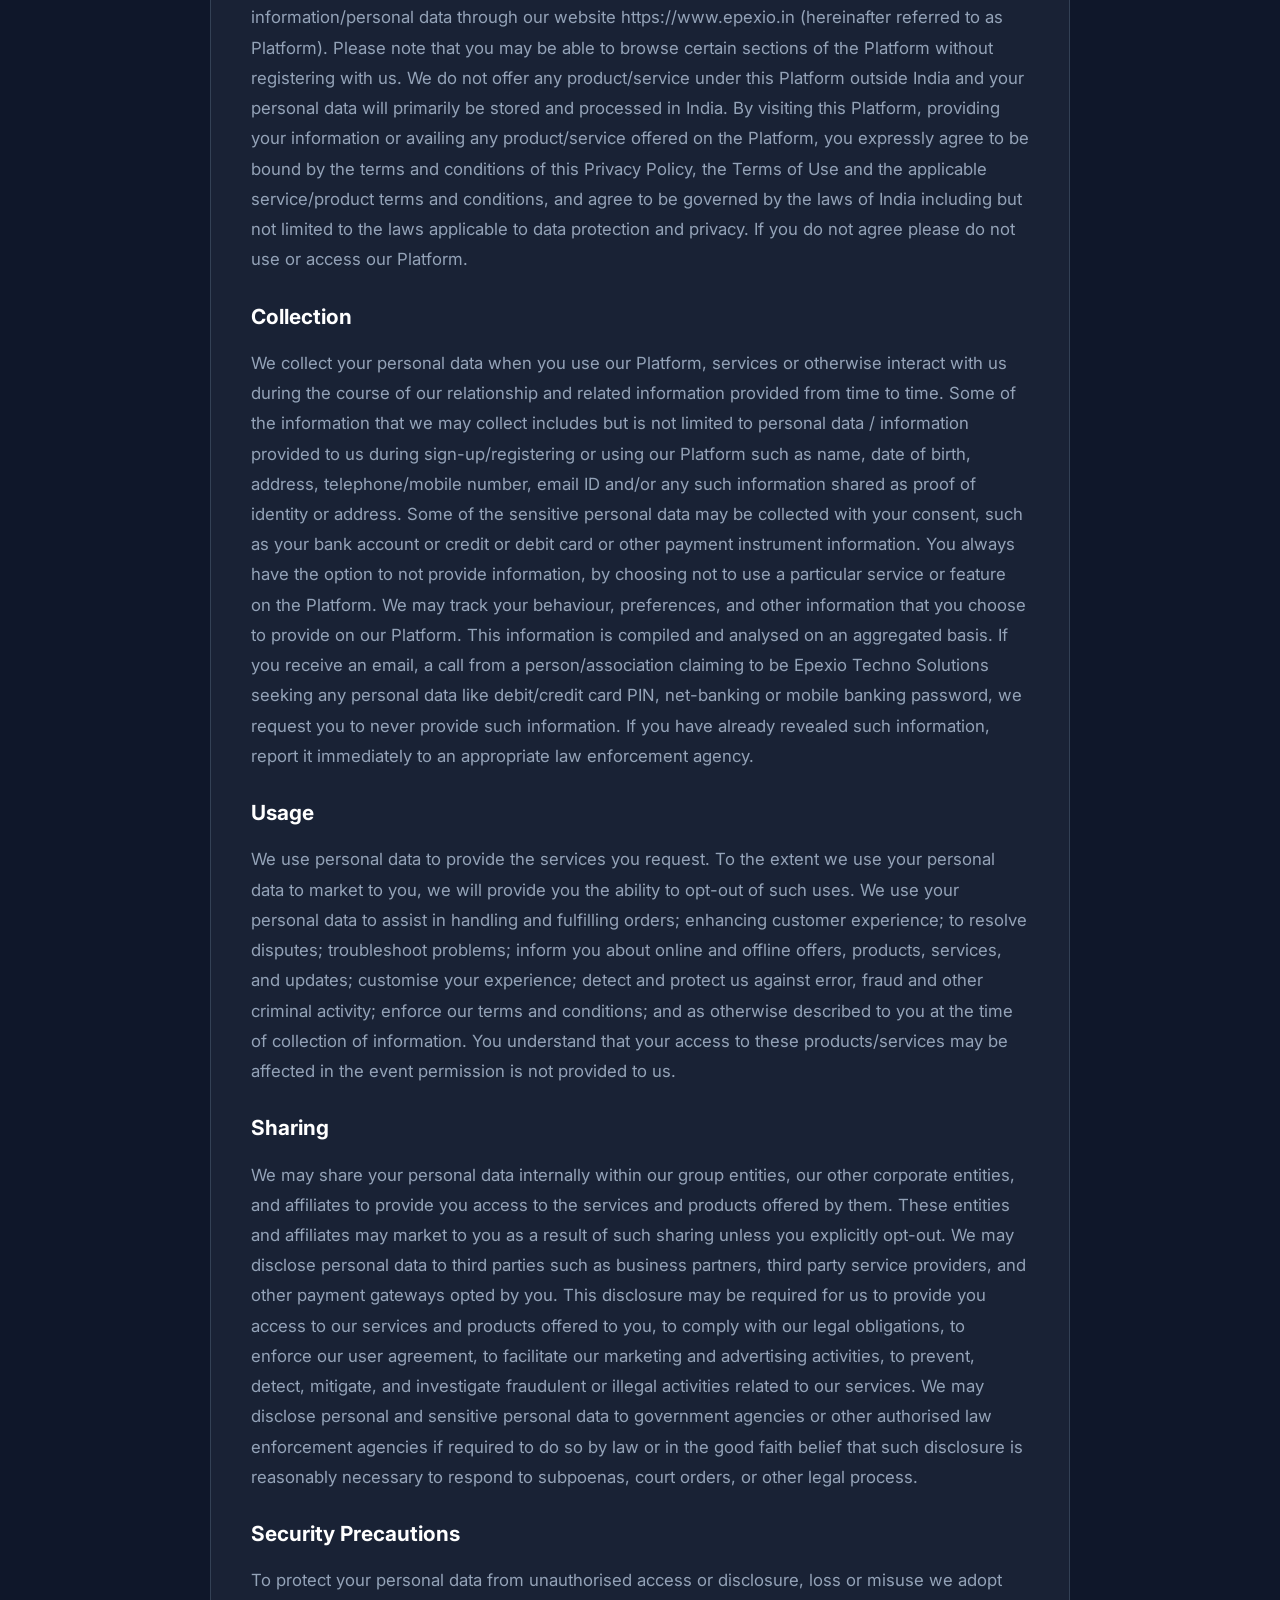
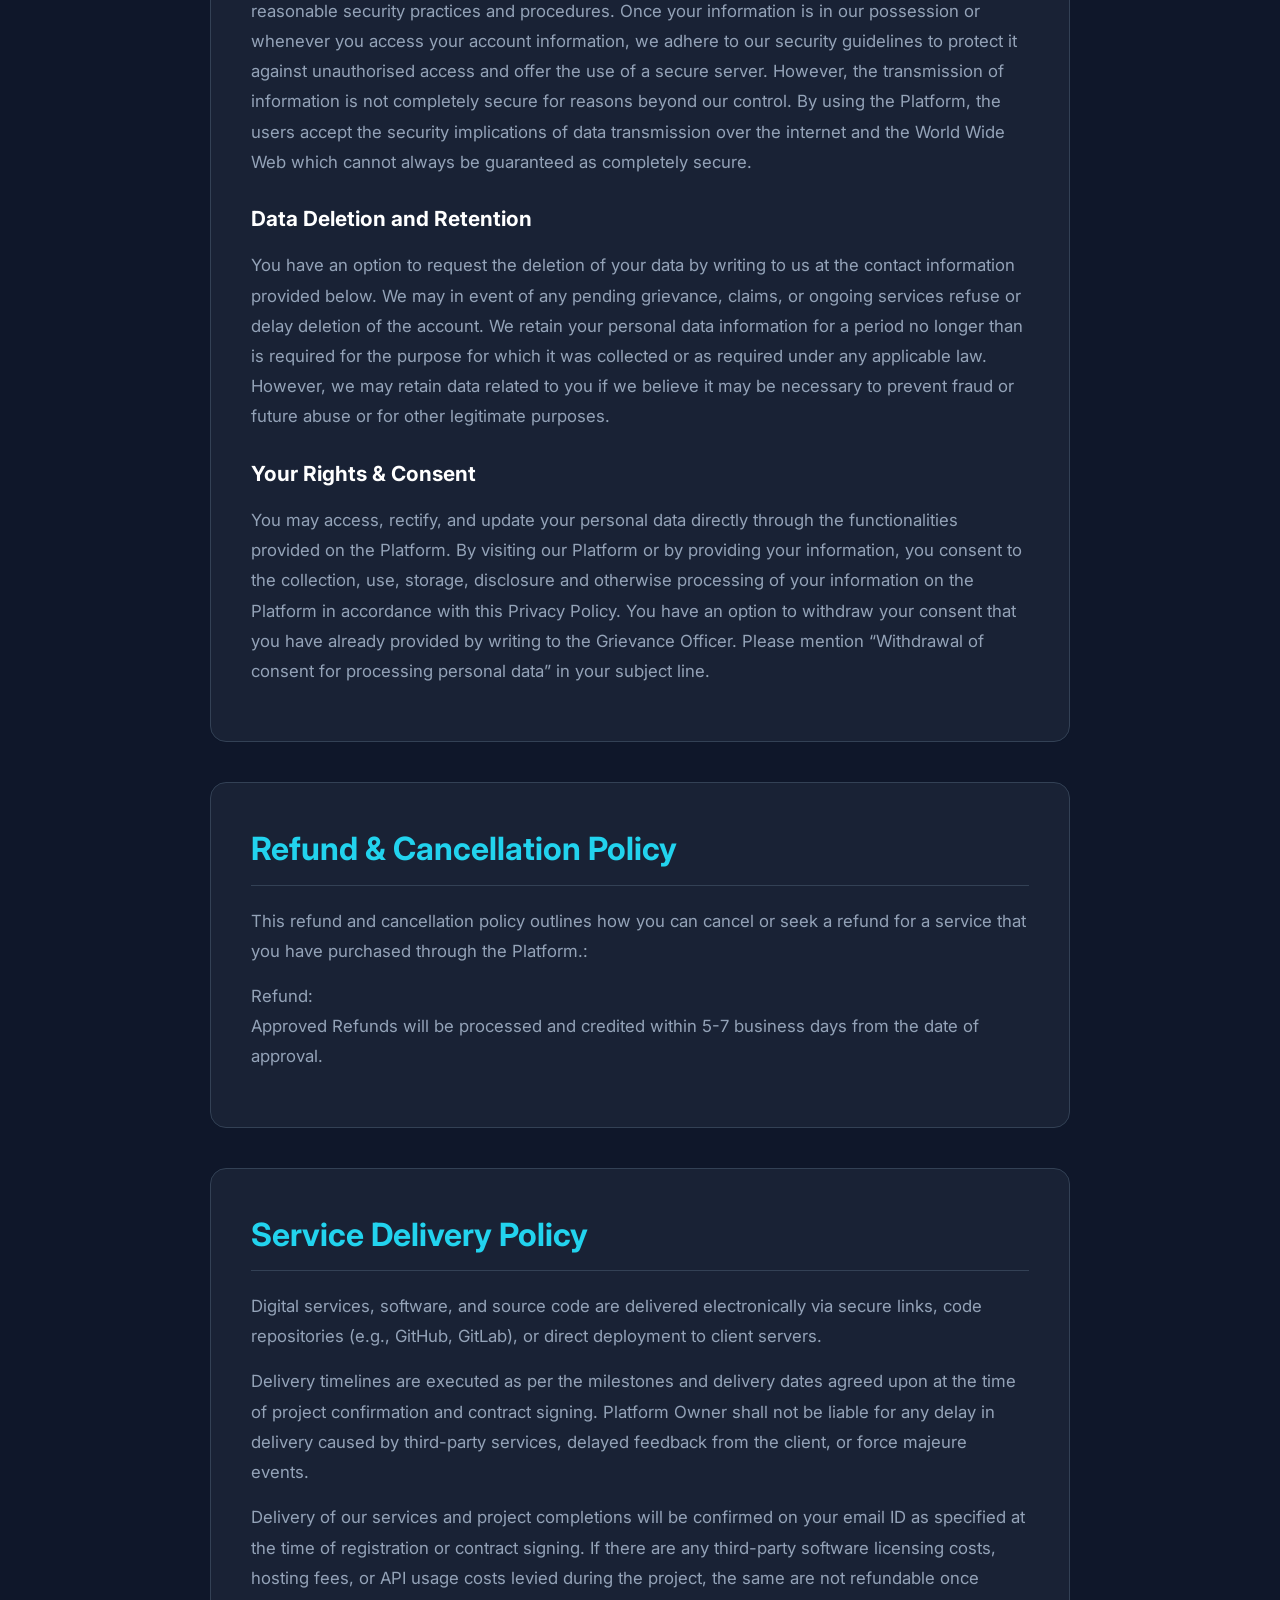
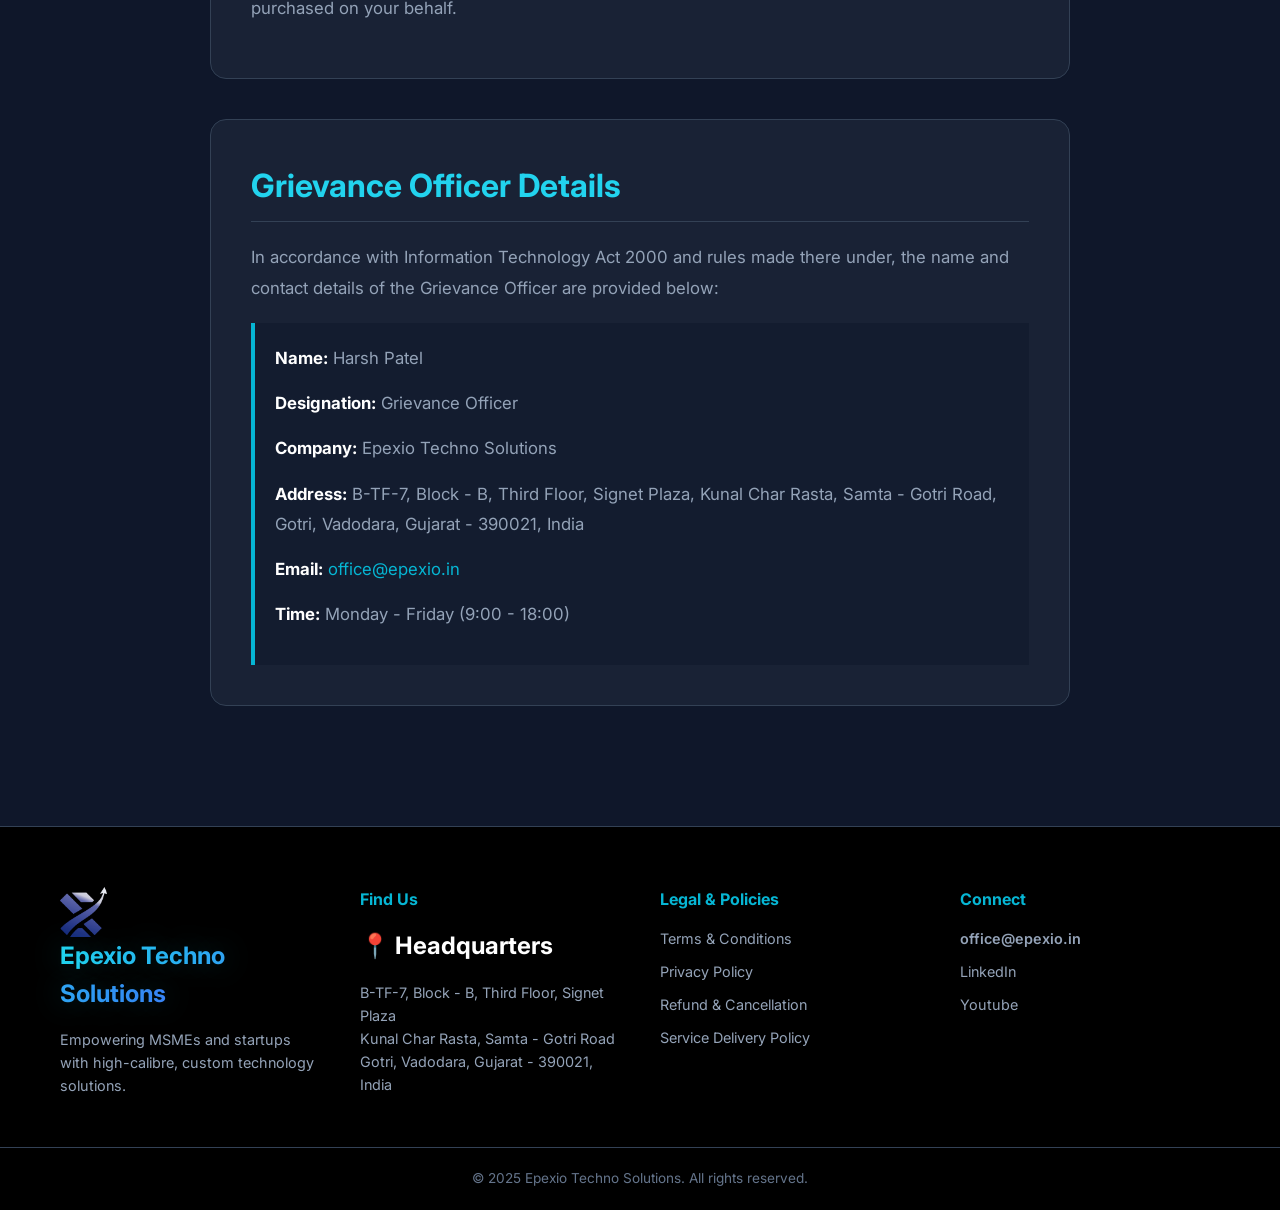
<file: policies.html>
<!DOCTYPE html>
<html lang="en">

<head>
  <meta charset="UTF-8" />
  <meta name="viewport" content="width=device-width, initial-scale=1.0" />
  <title>Policies & Legal Information | Epexio Techno Solutions</title>
  <meta name="description"
    content="Legal information, terms & conditions, privacy policy, and service delivery policies for Epexio Techno Solutions." />

  <!-- Canonical -->
  <link rel="canonical" href="https://epexio.in/policies.html" />

  <!-- Open Graph / Social -->
  <meta property="og:type" content="website" />
  <meta property="og:url" content="https://epexio.in/policies.html" />
  <meta property="og:title" content="Policies & Legal Information | Epexio Techno Solutions" />
  <meta property="og:description"
    content="Legal information, terms & conditions, privacy policy, and service delivery policies for Epexio Techno Solutions." />
  <meta property="og:image" content="https://epexio.in/Image/logo.png" />
  <link rel="icon" type="image/png" href="Image/logo.png" />
  <link rel="stylesheet" href="style.css" />
  <link href="https://fonts.googleapis.com/css2?family=Inter:wght@300;400;600;700&display=swap" rel="stylesheet" />

  <style>
    /* Additional formatting for legal text */
    .legal-content {
      max-width: 900px;
      margin: 0 auto;
      text-align: left;
    }

    .legal-card {
      margin-bottom: 40px;
      padding: 40px;
      background: rgba(30, 41, 59, 0.7);
      backdrop-filter: blur(10px);
      border: 1px solid var(--border);
      border-radius: 16px;
    }

    .legal-card h2 {
      color: var(--accent-glow);
      margin-bottom: 20px;
      font-size: 2rem;
      border-bottom: 1px solid var(--border);
      padding-bottom: 10px;
    }

    .legal-card h3 {
      color: white;
      margin-top: 25px;
      margin-bottom: 15px;
      font-size: 1.3rem;
    }

    .legal-card p {
      color: var(--text-muted);
      margin-bottom: 15px;
      line-height: 1.8;
      font-size: 1.05rem;
    }
  </style>
</head>

<body>
  <nav class="navbar">
    <div class="container nav-container">
      <div class="logo">
        <a href="index.html" style="display: flex; align-items: center; gap: 10px;">
          <img src="Image/logo.png" alt="Epexio Logo" style="height: 50px; width: auto" />
          <span class="logo-text">Epexio<span class="accent">.</span><span class="logo-text">in</span></span>
        </a>
      </div>
      <ul class="nav-links">
        <li><a href="index.html#process">Our Process</a></li>
        <li><a href="index.html#services">Services</a></li>
        <li><a href="index.html#leadership">Leadership</a></li>
        <li><a href="quote.html" class="btn-primary">Start Project</a></li>
      </ul>
      <div class="hamburger">☰</div>
    </div>
  </nav>

  <section class="hero" style="padding: 150px 0 60px 0;">
    <div class="background-glow glow-1"></div>
    <div class="background-glow glow-2"></div>
    <div class="container hero-content">
      <h1>
        <span class="neon-text">Policies & Legal Information</span>
      </h1>
      <p class="hero-sub">
        Transparency, trust, and compliance. Read our terms and policies below.
      </p>
    </div>
  </section>

  <section class="section-padding" style="padding-top: 20px;">
    <div class="container legal-content">

      <!-- Terms & Conditions -->
      <div class="legal-card" id="terms">
        <h2>Terms & Conditions</h2>
        <p>This document is an electronic record in terms of Information Technology Act, 2000 and rules there under as
          applicable and the amended provisions pertaining to electronic records in various statutes as amended by the
          Information Technology Act, 2000. This electronic record is generated by a computer system and does not
          require any physical or digital signatures.</p>

        <p>This document is published in accordance with the provisions of Rule 3 (1) of the Information Technology
          (Intermediaries guidelines) Rules, 2011 that require publishing the rules and regulations, privacy policy and
          Terms of Use for access or usage of domain name https://www.epexio.in ('Website'), including the related
          mobile site and mobile application (hereinafter referred to as 'Platform').</p>

        <p>The Platform is owned by Epexio Techno Solutions, a company incorporated under the Companies Act, 1956 with
          its registered office at B-TF-7 Signet Plaza, Kunal Char Rasta, Samta Gotri Road, Gotri Vadodara, Gujarat -
          390021 (hereinafter referred to as ‘Platform Owner’, 'we', 'us', 'our').</p>

        <p>Your use of the Platform and services and tools are governed by the following terms and conditions (“Terms of
          Use”) as applicable to the Platform including the applicable policies which are incorporated herein by way of
          reference. If You transact on the Platform, You shall be subject to the policies that are applicable to the
          Platform for such transaction. By mere use of the Platform, You shall be contracting with the Platform Owner
          and these terms and conditions including the policies constitute Your binding obligations, with Platform
          Owner. These Terms of Use relate to your use of our website, digital products (as applicable) or services (as
          applicable) (collectively, 'Services'). Any terms and conditions proposed by You which are in addition to or
          which conflict with these Terms of Use are expressly rejected by the Platform Owner and shall be of no force
          or effect. These Terms of Use can be modified at any time without assigning any reason. It is your
          responsibility to periodically review these Terms of Use to stay informed of updates.</p>

        <p>For the purpose of these Terms of Use, wherever the context so requires ‘you’, 'your' or ‘user’ shall mean
          any natural or legal person who has agreed to become a user/buyer on the Platform.</p>

        <p>ACCESSING, BROWSING OR OTHERWISE USING THE PLATFORM INDICATES YOUR AGREEMENT TO ALL THE TERMS AND CONDITIONS
          UNDER THESE TERMS OF USE, SO PLEASE READ THE TERMS OF USE CAREFULLY BEFORE PROCEEDING.</p>

        <h3>Terms of Use</h3>
        <p>To access and use the Services, you agree to provide true, accurate and complete information to us during and
          after registration, and you shall be responsible for all acts done through the use of your registered account
          on the Platform.</p>
        <p>Neither we nor any third parties provide any warranty or guarantee as to the accuracy, timeliness,
          performance, completeness or suitability of the information and materials offered on this website or through
          the Services, for any specific purpose. You acknowledge that such information and materials may contain
          inaccuracies or errors and we expressly exclude liability for any such inaccuracies or errors to the fullest
          extent permitted by law.</p>
        <p>Your use of our Services and the Platform is solely and entirely at your own risk and discretion for which we
          shall not be liable to you in any manner. You are required to independently assess and ensure that the
          Services meet your requirements.</p>
        <p>The contents of the Platform and the Services are proprietary to us and are licensed to us. You will not have
          any authority to claim any intellectual property rights, title, or interest in its contents. The contents
          includes and is not limited to the design, layout, look and graphics.</p>
        <p>You acknowledge that unauthorized use of the Platform and/or the Services may lead to action against you as
          per these Terms of Use and/or applicable laws.</p>
        <p>You agree to pay us the charges associated with availing the Services.</p>
        <p>You agree not to use the Platform and/ or Services for any purpose that is unlawful, illegal or forbidden by
          these Terms, or Indian or local laws that might apply to you.</p>
        <p>You agree and acknowledge that website and the Services may contain links to other third party websites. On
          accessing these links, you will be governed by the terms of use, privacy policy and such other policies of
          such third party websites. These links are provided for your convenience for provide further information.</p>
        <p>You understand that upon initiating a transaction for availing the Services you are entering into a legally
          binding and enforceable contract with the Platform Owner for the Services.</p>
        <p>You shall indemnify and hold harmless Platform Owner, its affiliates, group companies (as applicable) and
          their respective officers, directors, agents, and employees, from any claim or demand, or actions including
          reasonable attorney's fees, made by any third party or penalty imposed due to or arising out of Your breach of
          this Terms of Use, privacy Policy and other Policies, or Your violation of any law, rules or regulations or
          the rights (including infringement of intellectual property rights) of a third party.</p>
        <p>Notwithstanding anything contained in these Terms of Use, the parties shall not be liable for any failure to
          perform an obligation under these Terms if performance is prevented or delayed by a force majeure event.</p>
        <p>These Terms and any dispute or claim relating to it, or its enforceability, shall be governed by and
          construed in accordance with the laws of India. All disputes arising out of or in connection with these Terms
          shall be subject to the exclusive jurisdiction of the courts in Vadodara, Gujarat.</p>
        <p>All concerns or communications relating to these Terms must be communicated to us using the contact
          information provided on this website.</p>
      </div>

      <!-- Privacy Policy -->
      <div class="legal-card" id="privacy">
        <h2>Privacy Policy</h2>
        <h3>Introduction</h3>
        <p>This Privacy Policy describes how Epexio Techno Solutions and its affiliates (collectively "Epexio Techno
          Solutions, we, our, us") collect, use, share, protect or otherwise process your information/personal data
          through our website https://www.epexio.in (hereinafter referred to as Platform). Please note that you may be
          able to browse certain sections of the Platform without registering with us. We do not offer any
          product/service under this Platform outside India and your personal data will primarily be stored and
          processed in India. By visiting this Platform, providing your information or availing any product/service
          offered on the Platform, you expressly agree to be bound by the terms and conditions of this Privacy Policy,
          the Terms of Use and the applicable service/product terms and conditions, and agree to be governed by the laws
          of India including but not limited to the laws applicable to data protection and privacy. If you do not agree
          please do not use or access our Platform.</p>

        <h3>Collection</h3>
        <p>We collect your personal data when you use our Platform, services or otherwise interact with us during the
          course of our relationship and related information provided from time to time. Some of the information that we
          may collect includes but is not limited to personal data / information provided to us during
          sign-up/registering or using our Platform such as name, date of birth, address, telephone/mobile number, email
          ID and/or any such information shared as proof of identity or address. Some of the sensitive personal data may
          be collected with your consent, such as your bank account or credit or debit card or other payment instrument
          information. You always have the option to not provide information, by choosing not to use a particular
          service or feature on the Platform. We may track your behaviour, preferences, and other information that you
          choose to provide on our Platform. This information is compiled and analysed on an aggregated basis. If you
          receive an email, a call from a person/association claiming to be Epexio Techno Solutions seeking any personal
          data like debit/credit card PIN, net-banking or mobile banking password, we request you to never provide such
          information. If you have already revealed such information, report it immediately to an appropriate law
          enforcement agency.</p>

        <h3>Usage</h3>
        <p>We use personal data to provide the services you request. To the extent we use your personal data to market
          to you, we will provide you the ability to opt-out of such uses. We use your personal data to assist in
          handling and fulfilling orders; enhancing customer experience; to resolve disputes; troubleshoot problems;
          inform you about online and offline offers, products, services, and updates; customise your experience; detect
          and protect us against error, fraud and other criminal activity; enforce our terms and conditions; and as
          otherwise described to you at the time of collection of information. You understand that your access to these
          products/services may be affected in the event permission is not provided to us.</p>

        <h3>Sharing</h3>
        <p>We may share your personal data internally within our group entities, our other corporate entities, and
          affiliates to provide you access to the services and products offered by them. These entities and affiliates
          may market to you as a result of such sharing unless you explicitly opt-out. We may disclose personal data to
          third parties such as business partners, third party service providers, and other payment gateways opted by
          you. This disclosure may be required for us to provide you access to our services and products offered to you,
          to comply with our legal obligations, to enforce our user agreement, to facilitate our marketing and
          advertising activities, to prevent, detect, mitigate, and investigate fraudulent or illegal activities related
          to our services. We may disclose personal and sensitive personal data to government agencies or other
          authorised law enforcement agencies if required to do so by law or in the good faith belief that such
          disclosure is reasonably necessary to respond to subpoenas, court orders, or other legal process.</p>

        <h3>Security Precautions</h3>
        <p>To protect your personal data from unauthorised access or disclosure, loss or misuse we adopt reasonable
          security practices and procedures. Once your information is in our possession or whenever you access your
          account information, we adhere to our security guidelines to protect it against unauthorised access and offer
          the use of a secure server. However, the transmission of information is not completely secure for reasons
          beyond our control. By using the Platform, the users accept the security implications of data transmission
          over the internet and the World Wide Web which cannot always be guaranteed as completely secure.</p>

        <h3>Data Deletion and Retention</h3>
        <p>You have an option to request the deletion of your data by writing to us at the contact information provided
          below. We may in event of any pending grievance, claims, or ongoing services refuse or delay deletion of the
          account. We retain your personal data information for a period no longer than is required for the purpose for
          which it was collected or as required under any applicable law. However, we may retain data related to you if
          we believe it may be necessary to prevent fraud or future abuse or for other legitimate purposes.</p>

        <h3>Your Rights & Consent</h3>
        <p>You may access, rectify, and update your personal data directly through the functionalities provided on the
          Platform. By visiting our Platform or by providing your information, you consent to the collection, use,
          storage, disclosure and otherwise processing of your information on the Platform in accordance with this
          Privacy Policy. You have an option to withdraw your consent that you have already provided by writing to the
          Grievance Officer. Please mention “Withdrawal of consent for processing personal data” in your subject line.
        </p>
      </div>

      <!-- Refund & Cancellation Policy -->
      <div class="legal-card" id="refund">
        <h2>Refund & Cancellation Policy</h2>
        <p>This refund and cancellation policy outlines how you can cancel or seek a refund for a service that you have
          purchased through the Platform.:</p>

        <p>Refund:</br>Approved Refunds will be processed and credited within 5-7 business days from the date of
          approval.</p>

        <!-- <p>Cancellations will only be considered if the request is made within 7 days of placing the order. However,
          cancellation requests may not be entertained if work has already commenced on the project, services have been
          partially delivered, or resources have already been allocated. In such an event, the project will be billed on
          a pro-rata basis for the work completed.</p> -->

        <!-- <p>Epexio Techno Solutions does not accept cancellation requests for completed digital services, delivered source code, or deployed software. However, a refund or rework can be considered if the user establishes that the service delivered does not meet the agreed-upon technical specifications or project scope.</p>
        
        <p>In case of delivery of defective digital products or services, please report to our technical support team within 7 days of delivery. The support team, after looking into your complaint and verifying the issue, will take an appropriate decision for resolution or refund.</p>
        
        <p>For ongoing maintenance or subscription services, refund requests must be made within 7 days of the billing cycle. Due to the digital nature of our products, general returns or exchanges are not applicable unless explicitly stated in your project contract.</p>
        
        <p>In case of any refunds approved by Epexio Techno Solutions, it will take 5 days for the refund to be processed to your original payment method.</p> -->
      </div>

      <!-- Service Delivery Policy -->
      <div class="legal-card" id="delivery">
        <h2>Service Delivery Policy</h2>
        <p>Digital services, software, and source code are delivered electronically via secure links, code repositories
          (e.g., GitHub, GitLab), or direct deployment to client servers.</p>
        <p>Delivery timelines are executed as per the milestones and delivery dates agreed upon at the time of project
          confirmation and contract signing. Platform Owner shall not be liable for any delay in delivery caused by
          third-party services, delayed feedback from the client, or force majeure events.</p>
        <p>Delivery of our services and project completions will be confirmed on your email ID as specified at the time
          of registration or contract signing. If there are any third-party software licensing costs, hosting fees, or
          API usage costs levied during the project, the same are not refundable once purchased on your behalf.</p>
      </div>

      <!-- Grievance Officer -->
      <div class="legal-card" id="grievance">
        <h2>Grievance Officer Details</h2>
        <p>In accordance with Information Technology Act 2000 and rules made there under, the name and contact details
          of the Grievance Officer are provided below:</p>
        <div
          style="margin-top: 20px; padding: 20px; border-left: 4px solid var(--accent); background: rgba(15, 23, 42, 0.5);">
          <p><strong style="color: white;">Name:</strong> Harsh Patel</p>
          <p><strong style="color: white;">Designation:</strong> Grievance Officer</p>
          <p><strong style="color: white;">Company:</strong> Epexio Techno Solutions</p>
          <p><strong style="color: white;">Address:</strong> B-TF-7, Block - B, Third Floor, Signet Plaza, Kunal Char
            Rasta, Samta - Gotri Road, Gotri, Vadodara, Gujarat - 390021, India</p>
          <p><strong style="color: white;">Email:</strong> <a href="mailto:office@epexio.in"
              class="accent">office@epexio.in</a></p>
          <p><strong style="color: white;">Time:</strong> Monday - Friday (9:00 - 18:00)</p>
        </div>
      </div>

    </div>
  </section>

  <footer id="contact">
    <div class="container footer-grid">
      <div class="footer-col">
        <div class="logo">
          <img src="Image/logo.png" alt="Epexio Logo" style="height: 50px; width: auto" />
        </div>
        <h3><span class="neon-text">Epexio Techno Solutions</span></h3>
        <p>
          Empowering MSMEs and startups with high-calibre, custom technology
          solutions.
        </p>
      </div>
      <div class="footer-col">
        <h4>Find Us</h4>
        <h3>📍 Headquarters</h3>
        <p>
          B-TF-7, Block - B, Third Floor, Signet Plaza<br />
          Kunal Char Rasta, Samta - Gotri Road<br />
          Gotri, Vadodara, Gujarat - 390021, India
        </p>
      </div>
      <div class="footer-col">
        <h4>Legal & Policies</h4>
        <a href="policies.html#terms">Terms & Conditions</a>
        <a href="policies.html#privacy">Privacy Policy</a>
        <a href="policies.html#refund">Refund & Cancellation</a>
        <a href="policies.html#delivery">Service Delivery Policy</a>
      </div>
      <div class="footer-col">
        <h4>Connect</h4>
        <a href="mailto:office@epexio.in" class="contact-link">office@epexio.in</a>
        <a href="https://www.linkedin.com/company/epexio-techno-solutions/">LinkedIn</a>
        <a href="https://www.youtube.com/@EpexioTechnoSolution">Youtube</a>
      </div>
    </div>
    <div class="copyright">
      &copy; 2025 Epexio Techno Solutions. All rights reserved.
    </div>
    <script>
      document.addEventListener("DOMContentLoaded", function () {
        const hamburger = document.querySelector('.hamburger');
        const navLinks = document.querySelector('.nav-links');
        if (hamburger && navLinks) {
          hamburger.addEventListener('click', () => {
            navLinks.classList.toggle('active');
          });
          navLinks.querySelectorAll('a').forEach(link => {
            link.addEventListener('click', () => {
              navLinks.classList.remove('active');
            });
          });
        }
      });
    </script>
</body>

</html>
</file>
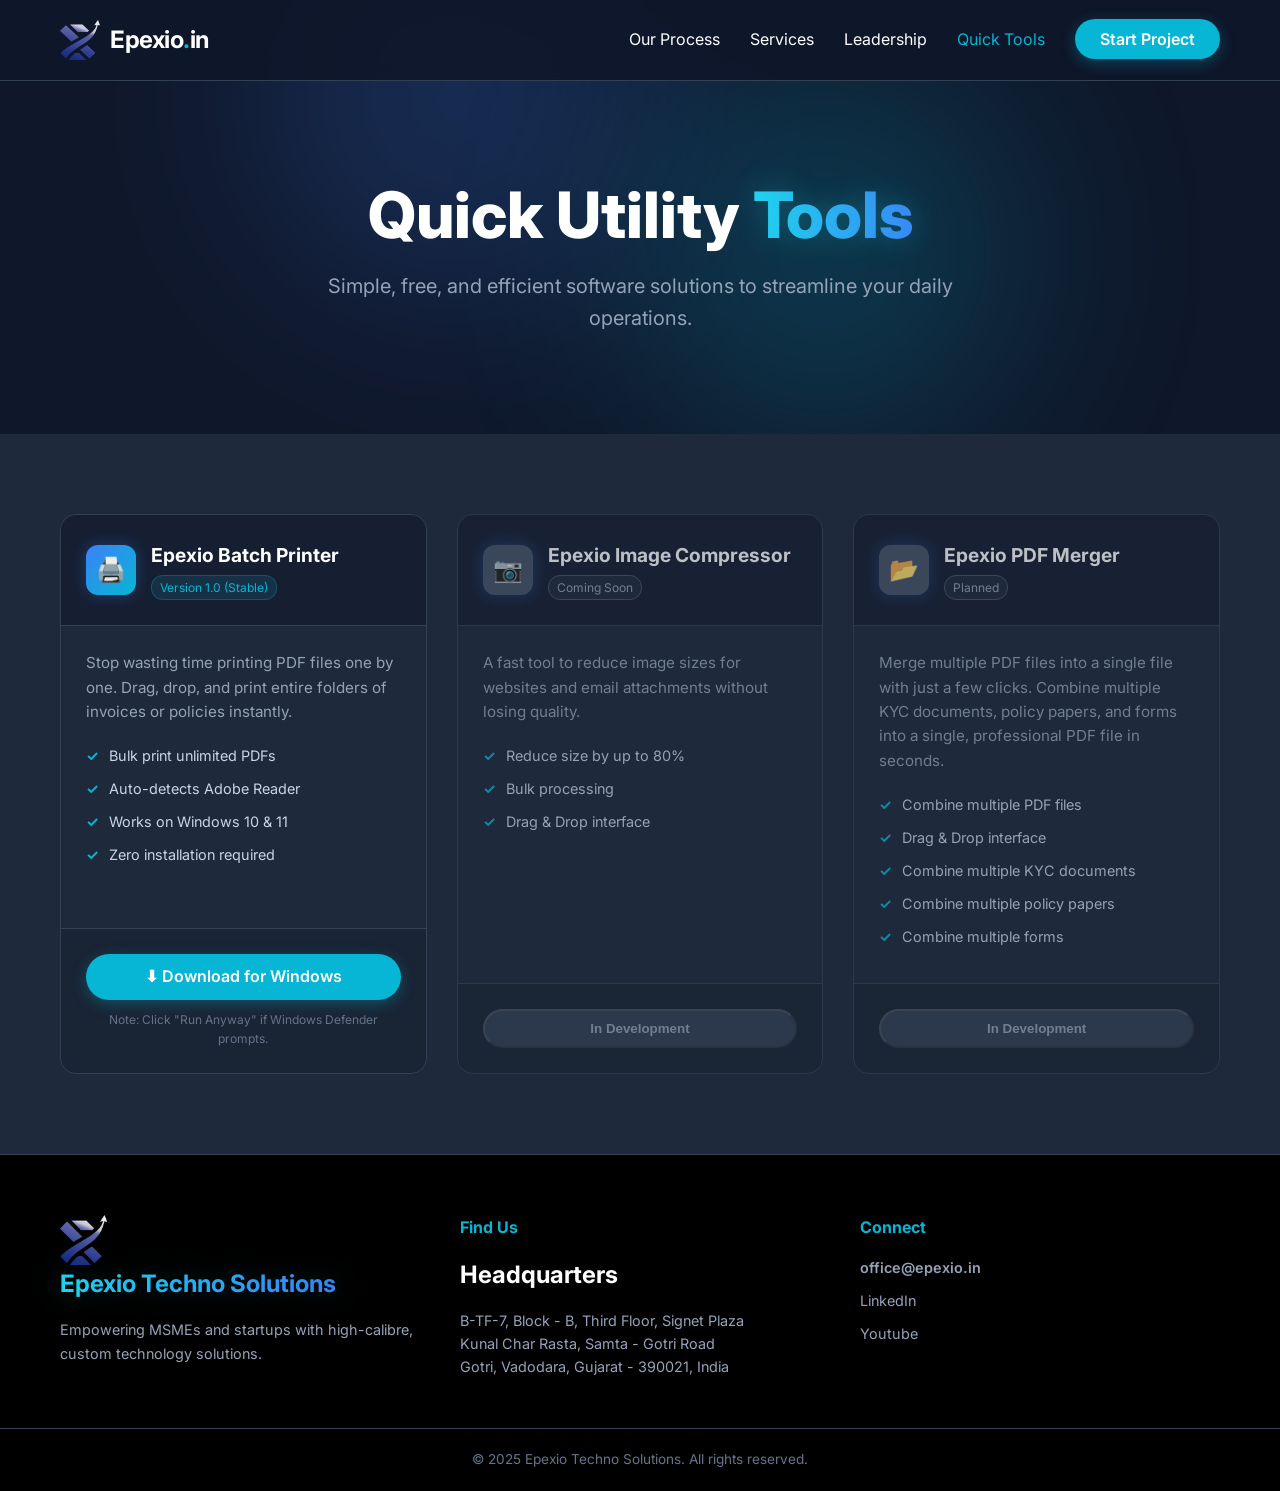
<file: tools.html>
<!DOCTYPE html>
<html lang="en">
  <head>
    <meta charset="UTF-8" />
    <meta name="viewport" content="width=device-width, initial-scale=1.0" />
    <title>Quick Tools | Epexio Techno Solutions</title>
    <link rel="icon" type="image/png" href="Image/logo.png" />
    <link rel="stylesheet" href="style.css" />
    <link
      href="https://fonts.googleapis.com/css2?family=Inter:wght@300;400;600;700&display=swap"
      rel="stylesheet"
    />
  </head>
  <body>
    <!-- Navbar (Same as Index) -->
    <nav class="navbar">
      <div class="container nav-container">
        <a href="index.html" class="logo" style="text-decoration: none;">
          <img
            src="Image/logo.png"
            alt="Epexio Logo"
            class="logo-icon"
            style="width: 40px; height: 40px; background: none; border-radius: 0;"
          />
          <span class="logo-text" style="color: white;"
            >Epexio<span class="accent">.</span
            ><span class="logo-text">in</span></span
          >
        </a>
        <ul class="nav-links">
          <li><a href="index.html#process">Our Process</a></li>
          <li><a href="index.html#services">Services</a></li>
          <li><a href="index.html#leadership">Leadership</a></li>
          <li><a href="tools.html" class="accent">Quick Tools</a></li>
          <li><a href="index.html#contact" class="btn-primary">Start Project</a></li>
        </ul>
        <div class="hamburger">☰</div>
      </div>
    </nav>

    <!-- Hero Section (Adapted) -->
    <section class="hero" style="padding-bottom: 60px;">
      <div class="background-glow glow-1"></div>
      <div class="background-glow glow-2"></div>
      <div class="container hero-content">
        <h1>
          Quick Utility <span class="neon-text">Tools</span>
        </h1>
        <p class="hero-sub">
          Simple, free, and efficient software solutions to streamline your daily operations.
        </p>
      </div>
    </section>

    <!-- Tools Grid Section -->
    <section class="section-padding bg-light">
      <div class="container">
        <div class="tools-grid">
          
          <!-- Tool 1: Batch Printer -->
          <div class="tool-card">
            <div class="tool-header">
              <div class="tool-icon-box">🖨️</div>
              <div class="tool-title">
                <h3>Epexio Batch Printer</h3>
                <span class="version-tag">Version 1.0 (Stable)</span>
              </div>
            </div>
            <div class="tool-body">
              <p>
                Stop wasting time printing PDF files one by one. Drag, drop, and
                print entire folders of invoices or policies instantly.
              </p>
              <ul class="feature-list">
                <li>Bulk print unlimited PDFs</li>
                <li>Auto-detects Adobe Reader</li>
                <li>Works on Windows 10 & 11</li>
                <li>Zero installation required</li>
              </ul>
            </div>
            <div class="tool-footer">
              <a href="Epexio_Batch_Printer.zip" class="btn-primary btn-full" download>
                ⬇ Download for Windows
              </a>
              <div style="font-size: 0.75rem; color: #64748b; margin-top: 10px">
                Note: Click "Run Anyway" if Windows Defender prompts.
              </div>
            </div>
          </div>

          <!-- Tool 2: Image Compressor -->
          <div class="tool-card" style="opacity: 0.7">
            <div class="tool-header">
              <div class="tool-icon-box" style="background: #475569;">📷</div>
              <div class="tool-title">
                <h3>Epexio Image Compressor</h3>
                <span class="version-tag" style="background: rgba(71, 85, 105, 0.2); color: #94a3b8; border-color: #475569;">Coming Soon</span>
              </div>
            </div>
            <div class="tool-body">
              <p>
                A fast tool to reduce image sizes for websites and email
                attachments without losing quality.
              </p>
              <ul class="feature-list">
                <li>Reduce size by up to 80%</li>
                <li>Bulk processing</li>
                <li>Drag & Drop interface</li>
              </ul>
            </div>
            <div class="tool-footer">
              <button class="btn-primary btn-full btn-disabled" disabled>
                In Development
              </button>
            </div>
          </div>

          <!-- Tool 3: Epexio PDF Merger -->
          <div class="tool-card" style="opacity: 0.7">
            <div class="tool-header">
              <div class="tool-icon-box" style="background: #475569;">📂</div>
              <div class="tool-title">
                <h3>Epexio PDF Merger</h3>
                <span class="version-tag" style="background: rgba(71, 85, 105, 0.2); color: #94a3b8; border-color: #475569;">Planned</span>
              </div>
            </div>
            <div class="tool-body">
              <p>
                Merge multiple PDF files into a single file with just a few clicks. Combine multiple KYC documents, policy papers, and forms into a single, professional PDF file in seconds.
              </p>
              <ul class="feature-list">
                <li>Combine multiple PDF files</li>
                <li>Drag & Drop interface</li>
                <li>Combine multiple KYC documents</li>
                <li>Combine multiple policy papers</li>
                <li>Combine multiple forms</li>
              </ul>
            </div>
            <div class="tool-footer">
              <button class="btn-primary btn-full btn-disabled" disabled>
                In Development
              </button>
            </div>
          </div>

        </div>
      </div>
    </section>

    <!-- Footer (Same as Index) -->
    <footer id="contact">
      <div class="container footer-grid">
        <div class="footer-col">
          <div class="logo">
            <img
              src="Image/logo.png"
              alt="Epexio Logo"
              style="height: 50px; width: auto"
            />
          </div>
          <h3><span class="neon-text">Epexio Techno Solutions</span></h3>
          <p>
            Empowering MSMEs and startups with high-calibre, custom technology
            solutions.
          </p>
        </div>
        <div class="footer-col">
          <h4>Find Us</h4>
          <h3>Headquarters</h3>
          <p>
            B-TF-7, Block - B, Third Floor, Signet Plaza<br />
            Kunal Char Rasta, Samta - Gotri Road<br />
            Gotri, Vadodara, Gujarat - 390021, India
          </p>
        </div>
        <div class="footer-col">
          <h4>Connect</h4>
          <a href="mailto:office@epexio.in" class="contact-link"
            >office@epexio.in</a
          >
          <a href="https://www.linkedin.com/company/epexio-techno-solutions/"
            >LinkedIn</a
          >
          <a href="https://www.youtube.com/@EpexioTechnoSolution">Youtube</a>
        </div>
      </div>
      <div class="copyright">
        &copy; 2025 Epexio Techno Solutions. All rights reserved.
      </div>
    </footer>
  </body>
</html>
</file>
<file: style.css>
/* --- VARIABLES & RESET --- */
:root {
  --bg-dark: #0f172a; /* Deep Slate */
  --bg-light: #1e293b; /* Lighter Slate */
  --text-main: #ffffff;
  --text-muted: #94a3b8;
  --accent: #06b6d4; /* Cyan */
  --accent-glow: #22d3ee; /* Bright Neon Cyan */
  --border: #334155;

  --font-main: "Inter", sans-serif;
}
@import "tailwindcss";
* {
  margin: 0;
  padding: 0;
  box-sizing: border-box;
}

html {
  scroll-behavior: smooth;
}

body {
  font-family: var(--font-main);
  background-color: var(--bg-dark);
  color: var(--text-main);
  line-height: 1.6;
}

a {
  text-decoration: none;
  color: inherit;
  transition: 0.3s;
}
ul {
  list-style: none;
}

/* --- UTILITIES --- */
.container {
  max-width: 1200px;
  margin: 0 auto;
  padding: 0 20px;
}

.accent {
  color: var(--accent);
}

.bg-light {
  background-color: var(--bg-light);
}
.border-top {
  border-top: 1px solid var(--border);
}

.section-padding {
  padding: 80px 0;
}

.section-header {
  text-align: center;
  margin-bottom: 60px;
}

.section-header h2 {
  font-size: 2.5rem;
  font-weight: 700;
}

.section-header p {
  color: var(--text-muted);
  margin-top: 10px;
}

/* --- BUTTONS --- */
.btn-primary {
  background-color: var(--accent);
  color: white;
  padding: 10px 25px;
  border-radius: 50px;
  font-weight: 600;
  box-shadow: 0 4px 15px rgba(6, 182, 212, 0.3);
}

.btn-primary:hover {
  background-color: #0891b2;
  transform: translateY(-2px);
}

.btn-secondary {
  border: 1px solid var(--border);
  color: var(--text-muted);
  padding: 10px 25px;
  border-radius: 50px;
  font-weight: 600;
}

.btn-secondary:hover {
  border-color: var(--accent);
  color: white;
}

.btn-large {
  padding: 15px 35px;
  font-size: 1.1rem;
}

/* --- NAVIGATION --- */
.navbar {
  position: fixed;
  width: 100%;
  top: 0;
  z-index: 100;
  background-color: rgba(15, 23, 42, 0.9);
  backdrop-filter: blur(10px);
  border-bottom: 1px solid var(--border);
}

.nav-container {
  display: flex;
  justify-content: space-between;
  align-items: center;
  height: 80px;
}

.logo {
  display: flex;
  align-items: center;
  gap: 10px;
}

.logo-icon {
  width: 40px;
  height: 40px;
  background: linear-gradient(135deg, #3b82f6, var(--accent));
  border-radius: 8px;
  display: flex;
  align-items: center;
  justify-content: center;
  font-weight: 700;
  font-size: 1.2rem;
}

.logo-text {
  font-size: 1.5rem;
  font-weight: 700;
  letter-spacing: -0.5px;
}

.nav-links {
  display: flex;
  align-items: center;
  gap: 30px;
}

.nav-links a:not(.btn-primary):hover {
  color: var(--accent-glow);
}

.hamburger {
  display: none;
  font-size: 1.5rem;
  cursor: pointer;
}

/* --- HERO SECTION --- */
.hero {
  position: relative;
  padding: 180px 0 100px 0;
  text-align: center;
  overflow: hidden;
}

.hero h1 {
  font-size: 4rem;
  line-height: 1.1;
  font-weight: 800;
  margin-bottom: 20px;
}

.neon-text {
  background: linear-gradient(to right, var(--accent-glow), #3b82f6);
  background-clip: text;
  -webkit-background-clip: text;
  color: transparent;
  text-shadow: 0 0 30px rgba(34, 211, 238, 0.3);
}

.hero-sub {
  font-size: 1.25rem;
  color: var(--text-muted);
  max-width: 700px;
  margin: 0 auto 40px auto;
}

.hero-buttons {
  display: flex;
  justify-content: center;
  gap: 20px;
}

/* Background Blobs */
.background-glow {
  position: absolute;
  width: 400px;
  height: 400px;
  border-radius: 50%;
  filter: blur(100px);
  opacity: 0.2;
  z-index: -1;
}
.glow-1 {
  background-color: #3b82f6;
  top: -100px;
  left: 20%;
}
.glow-2 {
  background-color: var(--accent);
  top: 50px;
  right: 20%;
}

/* --- PROCESS CARDS --- */
.process-grid {
  display: grid;
  grid-template-columns: repeat(auto-fit, minmax(150px, 1fr));
  gap: 20px;
}

.card {
  background-color: var(--bg-dark);
  border: 1px solid var(--border);
  border-radius: 16px;
  padding: 30px;
  transition: 0.3s;
}

.process-card:hover {
  border-color: var(--accent);
  transform: translateY(-5px);
}

.process-card {
  text-align: center;
}
.process-card .icon {
  font-size: 2.5rem;
  margin-bottom: 15px;
}
.process-card h3 {
  color: var(--accent-glow);
  margin-bottom: 10px;
}
.process-card p {
  font-size: 0.9rem;
  color: var(--text-muted);
}

/* --- SERVICES GRID --- */
.services-grid {
  display: grid;
  grid-template-columns: repeat(auto-fit, minmax(300px, 1fr));
  gap: 30px;
}

/* --- ADVANCED SLIDING SERVICE CARDS --- */

.service-card {
  background-color: var(--bg-light);
  /* Use the variable for the border, defaulting to white if missing */
  border-left: 4px solid var(--card-color, #fff);
  position: relative; /* Essential for positioning the slide */
  overflow: hidden; /* Ensures the slide doesn't spill out */
  padding: 40px 30px;
  transition: transform 0.3s ease;
  z-index: 1; /* Ensures text stays on top */
}

/* The Sliding Background (The Curtain) */
.service-card::before {
  content: "";
  position: absolute;
  top: 0;
  right: 0;
  bottom: 0;
  left: 0;
  background-color: var(--card-color); /* Uses the color defined in HTML */
  transform: translateX(100%); /* Starts hidden to the right */
  transition: transform 0.4s cubic-bezier(0.4, 0, 0.2, 1); /* Smooth slide effect */
  z-index: -1; /* Puts it behind the text */
}

/* Hover Action: Move the curtain in */
.service-card:hover::before {
  transform: translateX(0);
}

/* Text & Icon Styling */
.service-content {
  position: relative;
  z-index: 2;
}

.service-card .icon {
  font-size: 3rem;
  margin-bottom: 15px;
  display: block;
}

.service-card h3 {
  font-size: 1.5rem;
  margin-bottom: 15px;
  color: white;
  transition: color 0.3s;
}

/* The Description Text */
.service-card p {
  color: var(--text-muted);
  font-size: 0.95rem;
  opacity: 0; /* Hidden by default */
  transform: translateX(20px); /* Pushed slightly right */
  transition: all 0.4s ease 0.1s; /* 0.1s delay so it waits for background */
  height: 0; /* Collapse height so card is compact initially */
  overflow: hidden;
}

/* Hover State Changes */
.service-card:hover {
  transform: translateY(-5px); /* Little pop up */
}

.service-card:hover p {
  opacity: 1; /* Show text */
  transform: translateX(0); /* Slide text into place */
  height: auto; /* expand height */
  color: white; /* Make text bright white on the colored background */
  margin-top: 10px;
}

/* Pricing Label styling */
.service-price {
  position: absolute;
  top: 30px;
  right: 30px;
  background: rgba(15, 23, 42, 0.6);
  backdrop-filter: blur(8px);
  -webkit-backdrop-filter: blur(8px);
  border: 1px solid rgba(6, 182, 212, 0.2);
  color: var(--accent-glow);
  font-size: 0.85rem;
  font-weight: 600;
  padding: 6px 12px;
  border-radius: 8px;
  opacity: 0;
  transform: translateY(-10px);
  transition: all 0.4s ease 0.2s;
  box-shadow: 0 4px 12px rgba(0, 0, 0, 0.2);
}

.service-card:hover .service-price {
  opacity: 1;
  transform: translateY(0);
}

/* Ensure title stays white */
.service-card:hover h3 {
  color: white;
}

/* Specific Border Colors */
.border-cyan {
  border-left-color: var(--accent);
}
.border-blue {
  border-left-color: #3b82f6;
}
.border-purple {
  border-left-color: #000080;
}
.border-green {
  border-left-color: #22c55e;
}
.border-yellow {
  border-left-color: #eab308;
}
.border-red {
  border-left-color: #ef4444;
}

.service-card h3 {
  margin-bottom: 10px;
  font-size: 1.25rem;
}
.service-card p {
  color: var(--text-muted);
  font-size: 0.95rem;
}

/* --- LEADERSHIP --- */
.leadership-grid {
  display: grid;
  grid-template-columns: repeat(auto-fit, minmax(300px, 1fr));
  gap: 40px;
  max-width: 900px;
  margin: 0 auto;
}

.leader-card {
  background-color: var(--bg-dark);
  text-align: center;
  box-shadow: 0 10px 30px rgba(0, 0, 0, 0.3);
}

.leader-card .avatar {
  width: 100px;
  height: 100px;
  background-color: var(--border);
  border-radius: 50%;
  margin: 0 auto 20px auto;
  display: flex;
  align-items: center;
  justify-content: center;
  font-size: 2.5rem;
}

.leader-card h3 {
  font-size: 1.5rem;
  margin-bottom: 5px;
}
.leader-card .role {
  display: block;
  color: var(--accent);
  font-size: 0.85rem;
  font-weight: 700;
  text-transform: uppercase;
  letter-spacing: 1px;
  margin-bottom: 15px;
}

.leader-title {
  font-style: italic;
  color: var(--text-muted);
  font-size: 0.9rem;
  margin-bottom: 15px;
}

.leader-desc {
  color: #cbd5e1;
  font-size: 0.95rem;
}

/* --- FOOTER --- */
footer {
  background-color: #000;
  padding: 60px 0 20px 0;
  border-top: 1px solid var(--border);
}

.footer-grid {
  display: grid;
  grid-template-columns: repeat(auto-fit, minmax(200px, 1fr));
  gap: 40px;
  margin-bottom: 40px;
}

.footer-col h3 {
  font-size: 1.5rem;
  margin-bottom: 15px;
}
.footer-col h4 {
  color: var(--accent);
  margin-bottom: 15px;
}
.footer-col p,
.footer-col a {
  color: var(--text-muted);
  display: block;
  margin-bottom: 10px;
  font-size: 0.9rem;
}

.footer-col a:hover {
  color: white;
}

.copyright {
  text-align: center;
  border-top: 1px solid var(--border);
  padding-top: 20px;
  color: #64748b;
  font-size: 0.85rem;
}

/* --- RESPONSIVE --- */
@media (max-width: 768px) {
  .nav-links {
    display: none;
    flex-direction: column;
    position: absolute;
    top: 80px;
    left: 0;
    width: 100%;
    background-color: rgba(15, 23, 42, 0.95);
    padding: 20px 0;
    gap: 20px;
    border-bottom: 1px solid var(--border);
  }
  .nav-links.active {
    display: flex;
  }
  .hamburger {
    display: block;
  }

  .hero h1 {
    font-size: 2.5rem;
  }
  .hero-buttons {
    flex-direction: column;
  }

  .section-padding {
    padding: 50px 0;
  }
}
/* --- 3D FLIP CARD STYLES --- */

/* 1. The Container */
.flip-card {
  background-color: transparent;
  perspective: 1000px; /* This gives the 3D depth effect */
  height: 300px; /* We need a fixed height for the flip to work nicely */
}

/* 2. The Inner Wrapper (The thing that actually rotates) */
.flip-card-inner {
  position: relative;
  width: 100%;
  height: 100%;
  text-align: center;
  transition: transform 0.8s; /* Smooth animation speed */
  transform-style: preserve-3d;
}

/* 3. The Interaction (Hover triggers rotation) */
.flip-card:hover .flip-card-inner {
  transform: rotateY(180deg);
}

/* 4. Common Styles for Front and Back Faces */
.flip-card-front,
.flip-card-back {
  position: absolute;
  width: 100%;
  height: 100%;
  -webkit-backface-visibility: hidden; /* Hides the back of the div */
  backface-visibility: hidden;
  border-radius: 16px;
  padding: 30px 20px; /* Adjusted padding */
  display: flex;
  flex-direction: column;
  justify-content: center; /* Centers content vertically */
  align-items: center;
  box-shadow: 0 4px 15px rgba(0, 0, 0, 0.2);
}

/* 5. Front Face Specifics */
.flip-card-front {
  background-color: var(--bg-dark);
  border: 1px solid var(--border);
}

/* 6. Back Face Specifics */
.flip-card-back {
  background-color: var(
    --bg-light
  ); /* Slightly lighter background for contrast */
  border: 1px solid var(--accent); /* Cyan border to show it's active */
  transform: rotateY(180deg); /* Starts flipped around */
}

.flip-card-back h3 {
  color: var(--accent);
  margin-bottom: 15px;
  font-size: 1.2rem;
}

.flip-card-back p {
  font-size: 0.95rem;
  color: #e2e8f0; /* Lighter text for readability */
  line-height: 1.5;
}

.flip-card-front .icon {
  font-size: 4rem; /* This makes them big (approx 64px) */
  margin-bottom: 20px; /* Adds space between icon and text */
  line-height: 1; /* Prevents extra vertical spacing */
}

/* --- INQUIRY FORM STYLES --- */

.form-wrapper {
  max-width: 800px;
  margin: 0 auto;
  background-color: var(--bg-light);
  padding: 40px;
  border-radius: 20px;
  border: 1px solid var(--border);
  box-shadow: 0 10px 40px rgba(0, 0, 0, 0.3);
}

.form-grid {
  display: grid;
  grid-template-columns: 1fr 1fr; /* Two columns */
  gap: 20px;
  margin-bottom: 20px;
}

/* Make it single column on mobile */
@media (max-width: 768px) {
  .form-grid {
    grid-template-columns: 1fr;
  }
  .form-wrapper {
    padding: 25px;
  }
}

.form-group {
  display: flex;
  flex-direction: column;
}

.full-width {
  grid-column: 1 / -1; /* Spans across both columns */
}

label {
  color: var(--text-muted);
  font-size: 0.9rem;
  margin-bottom: 8px;
  font-weight: 600;
}

/* Input Field Styling */
input,
select,
textarea {
  background-color: var(--bg-dark);
  border: 1px solid var(--border);
  color: white;
  padding: 15px;
  border-radius: 8px;
  font-family: var(--font-main);
  font-size: 1rem;
  transition: all 0.3s ease;
  outline: none; /* Remove default browser outline */
}

/* The Neon Glow on Focus */
input:focus,
select:focus,
textarea:focus {
  border-color: var(--accent);
  box-shadow: 0 0 15px rgba(6, 182, 212, 0.2); /* Cyan Glow */
}

/* Placeholder text color */
::placeholder {
  color: #475569;
}

.form-submit {
  text-align: center;
  margin-top: 30px;
}

.form-submit button {
  width: 100%;
  cursor: pointer;
  border: none;
  font-size: 1.1rem;
}
.form-submit button:hover {
  transform: translateY(-2px);
}
/* --- CUSTOM CHECKBOX GRID --- */

.checkbox-grid {
  display: grid;
  grid-template-columns: 1fr 1fr; /* Two columns */
  gap: 15px;
  margin-top: 5px;
}

@media (max-width: 600px) {
  .checkbox-grid {
    grid-template-columns: 1fr;
  } /* One column on mobile */
}

.checkbox-option {
  display: flex;
  align-items: center;
  cursor: pointer;
  padding: 10px;
  background-color: var(--bg-dark);
  border: 1px solid var(--border);
  border-radius: 8px;
  transition: all 0.3s ease;
}

/* Hover effect for the whole box */
.checkbox-option:hover {
  border-color: var(--text-muted);
}

/* Hide the default browser checkbox */
.checkbox-option input {
  display: none;
}

/* Create the Custom Checkbox Square */
.custom-check {
  width: 20px;
  height: 20px;
  border: 2px solid #475569;
  border-radius: 4px;
  margin-right: 12px;
  position: relative;
  transition: all 0.2s;
}

/* When Checked: Change Border and Background to Cyan */
.checkbox-option input:checked ~ .custom-check {
  background-color: var(--accent);
  border-color: var(--accent);
  box-shadow: 0 0 10px rgba(6, 182, 212, 0.4); /* Glow effect */
}

/* The Checkmark Icon (CSS Draw) */
.custom-check::after {
  content: "";
  position: absolute;
  left: 6px;
  top: 2px;
  width: 5px;
  height: 10px;
  border: solid white;
  border-width: 0 2px 2px 0;
  transform: rotate(45deg);
  opacity: 0; /* Hidden by default */
  transition: opacity 0.2s;
}

/* Show checkmark when checked */
.checkbox-option input:checked ~ .custom-check::after {
  opacity: 1;
}

/* Text Styling */
.label-text {
  color: var(--text-muted);
  font-size: 0.95rem;
}

/* Make text white when selected */
.checkbox-option input:checked ~ .label-text {
  color: white;
  font-weight: 600;
}

/* --- CONTACT INFO & MAP STYLES --- */

.contact-wrapper {
  max-width: 1000px;
  margin: 0 auto;
}

.contact-grid {
  display: grid;
  grid-template-columns: 1fr 1fr; /* Split 50/50 */
  gap: 40px;
  align-items: stretch; /* Make both sides equal height */
}

/* Left Side: The Cards */
.contact-details {
  display: flex;
  flex-direction: column;
  gap: 20px;
}

.contact-card {
  background-color: var(--bg-light);
  border: 1px solid var(--border);
  border-radius: 16px;
  padding: 25px;
  display: flex;
  align-items: center;
  gap: 20px;
  transition: all 0.3s ease;
}

.contact-card:hover {
  border-color: var(--accent);
  background-color: rgba(15, 23, 42, 0.8);
  transform: translateX(5px); /* Slide slightly right on hover */
  box-shadow: 0 0 20px rgba(6, 182, 212, 0.1);
}

.contact-icon {
  font-size: 2rem;
  background-color: var(--bg-dark);
  width: 60px;
  height: 60px;
  border-radius: 50%;
  display: flex;
  align-items: center;
  justify-content: center;
  border: 1px solid var(--border);
}

.contact-text h3 {
  color: white;
  font-size: 1.1rem;
  margin-bottom: 5px;
}

.contact-text p,
.sub-text {
  color: var(--text-muted);
  font-size: 0.9rem;
  margin: 0;
}

.contact-link {
  display: block;
  color: var(--accent);
  font-weight: 600;
  text-decoration: none;
  font-size: 1.1rem;
  margin-bottom: 2px;
}

.contact-link:hover {
  color: #fff;
  text-shadow: 0 0 10px var(--accent);
}

/* Right Side: The Map */
.map-container {
  border-radius: 16px;
  overflow: hidden;
  border: 1px solid var(--border);
  min-height: 300px; /* Ensures it has height on mobile */
  /* Optional: Makes the map look darker to fit your theme */
  filter: grayscale(20%) contrast(1.2);
}

/* Responsive: Stack on mobile */
@media (max-width: 768px) {
  .contact-grid {
    grid-template-columns: 1fr; /* Stack vertically */
  }
  .map-container {
    height: 300px; /* Fixed height for map on mobile */
  }
}

/* --- LEADER PHOTOS --- */

.leader-photo {
  width: 120px; /* Slightly larger than the emoji circle */
  height: 120px;
  border-radius: 50%; /* Makes it a perfect circle */
  object-fit: cover; /* Prevents the image from looking stretched/squashed */
  border: 3px solid var(--accent); /* Adds a nice Cyan border */
  margin: 0 auto 20px auto; /* Centers it */
  display: block;
  box-shadow: 0 0 20px rgba(6, 182, 212, 0.3); /* Adds the neon glow */
  transition: transform 0.3s ease;
}

.leader-card:hover .leader-photo {
  transform: scale(1.05); /* Slight zoom effect on hover */
  box-shadow: 0 0 30px rgba(6, 182, 212, 0.6);
}

/* --- TOOLS PAGE STYLES --- */
.tools-grid {
  display: grid;
  grid-template-columns: repeat(auto-fit, minmax(300px, 1fr));
  gap: 30px;
}

.tool-card {
  background-color: var(--bg-light);
  border: 1px solid var(--border);
  border-radius: 16px;
  overflow: hidden;
  transition: transform 0.3s, box-shadow 0.3s;
  display: flex;
  flex-direction: column;
}

.tool-card:hover {
  border-color: var(--accent);
  transform: translateY(-5px);
  box-shadow: 0 10px 30px rgba(0, 0, 0, 0.2);
}

.tool-header {
  padding: 25px;
  background-color: rgba(15, 23, 42, 0.5); /* Slightly darker header */
  border-bottom: 1px solid var(--border);
  display: flex;
  align-items: center;
  gap: 15px;
}

.tool-icon-box {
  width: 50px;
  height: 50px;
  background: linear-gradient(135deg, #3b82f6, var(--accent));
  color: white;
  border-radius: 12px;
  display: flex;
  align-items: center;
  justify-content: center;
  font-size: 24px;
  box-shadow: 0 0 15px rgba(59, 130, 246, 0.3);
}

.tool-title h3 {
  margin: 0;
  font-size: 1.2rem;
  color: white;
}

.version-tag {
  font-size: 0.75rem;
  background: rgba(34, 211, 238, 0.1);
  color: var(--accent);
  padding: 2px 8px;
  border-radius: 12px;
  margin-top: 4px;
  display: inline-block;
  border: 1px solid rgba(34, 211, 238, 0.2);
}

.tool-body {
  padding: 25px;
  flex-grow: 1;
}

.tool-body p {
  color: var(--text-muted);
  font-size: 0.95rem;
  margin-bottom: 20px;
}

.feature-list {
  padding: 0;
  list-style: none;
  margin: 0;
}

.feature-list li {
  margin-bottom: 10px;
  font-size: 0.9rem;
  color: #cbd5e1;
  display: flex;
  align-items: center;
}

.feature-list li::before {
  content: "✓";
  color: var(--accent);
  font-weight: bold;
  margin-right: 10px;
}

.tool-footer {
  padding: 25px;
  border-top: 1px solid var(--border);
  text-align: center;
  background-color: rgba(15, 23, 42, 0.3);
}

.btn-full {
  display: block;
  width: 100%;
  text-align: center;
}

.btn-disabled {
  background-color: var(--border);
  color: var(--text-muted);
  cursor: not-allowed;
  box-shadow: none;
}
.btn-disabled:hover {
  background-color: var(--border);
  transform: none;
}
</file>
